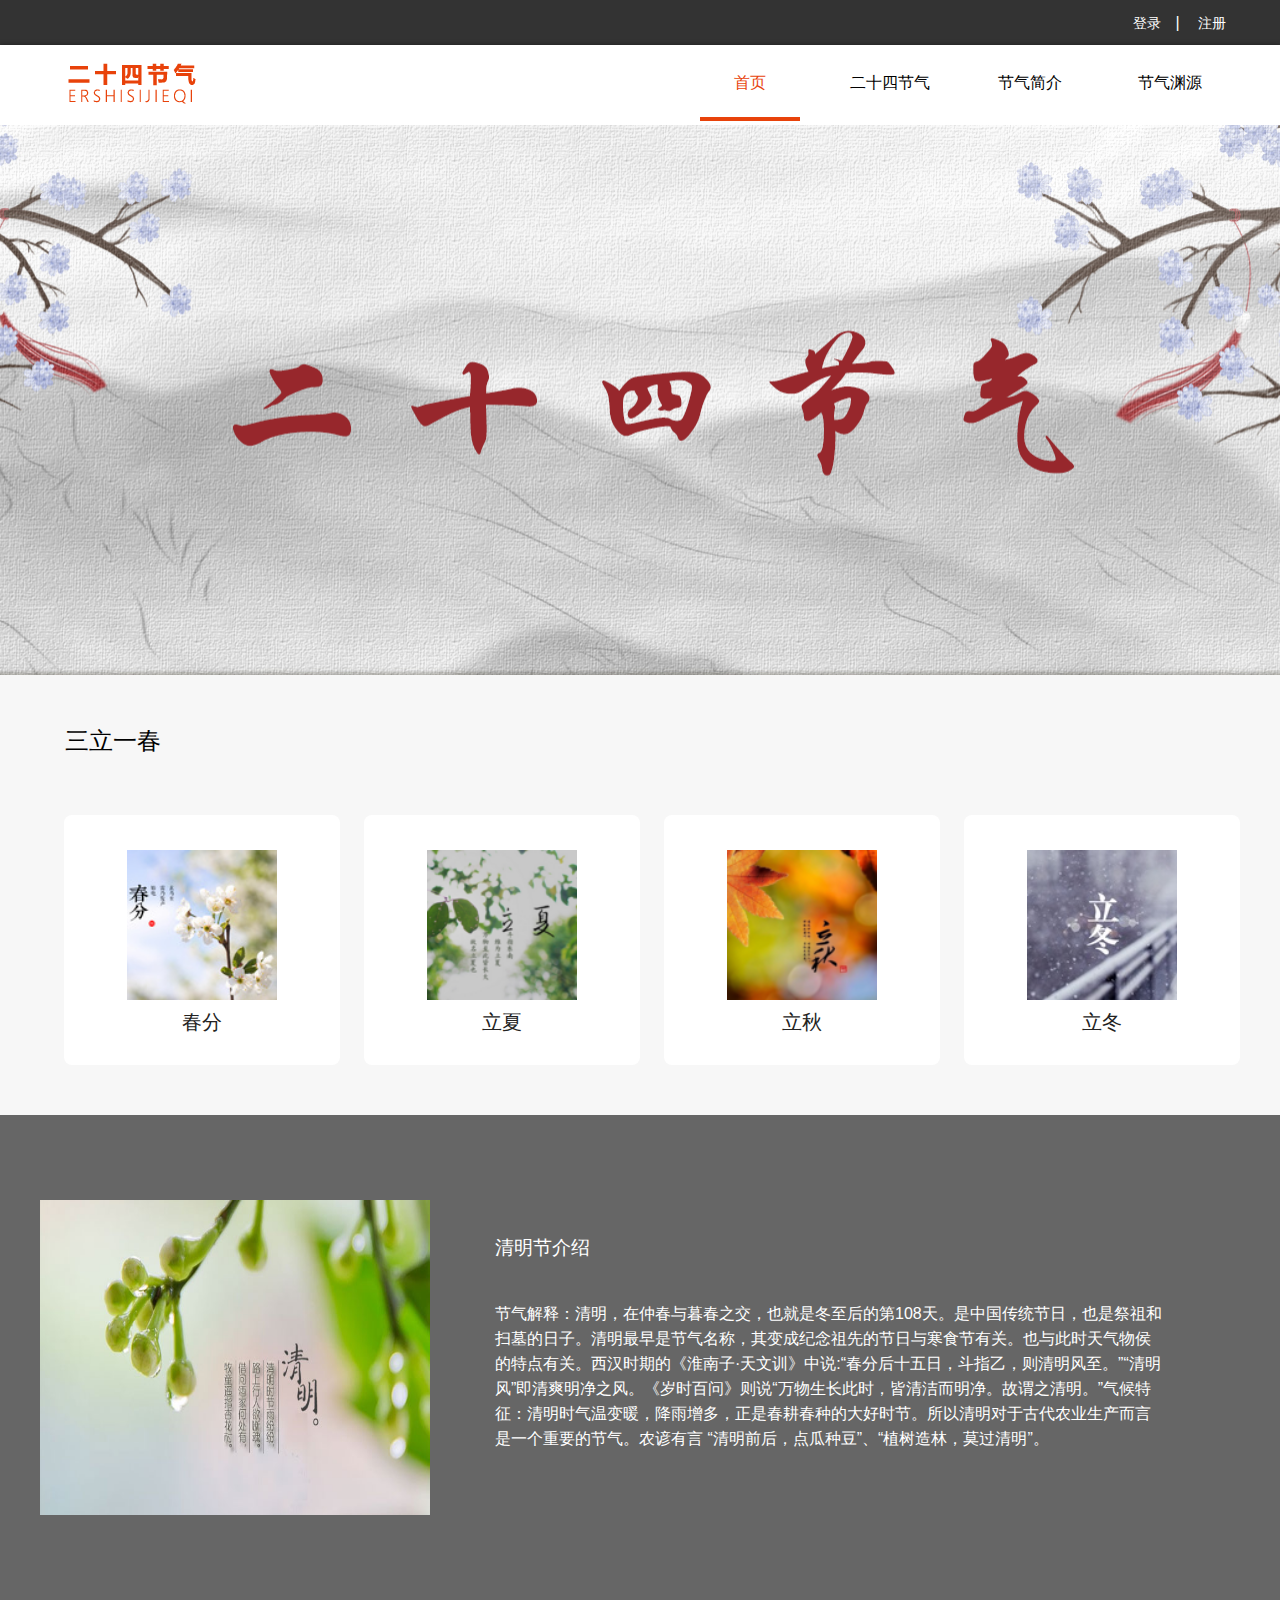
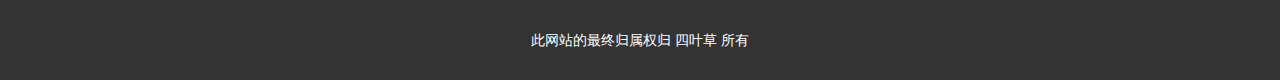
<file: 24节气/index.html>
<!DOCTYPE html>
<html>
	<head>
		<meta charset="UTF-8">
		<link rel="stylesheet" type="text/css" href="css/gonggong.css" />
		<script src="js/index.js" type="text/javascript" charset="UTF-8"></script>
		<title>首页</title>
	<body>
		<!-- 头部区域 -->
		<div class="header">
			<div class="top">
				<div class="w1200">
					<div class="fr">
						<a href="login.html">登录</a>|
						<a href="zhuce.html">注册</a>
					</div>
				</div>
			</div>
			<div class="nav bg-white">
				<div class="w1200">
					<a class="fl" href="index.html"><img src="images/logo.png"></a>
					<div class="fr">
						<ul>
							<li class="act"><a href="index.html">首页</a></li>
							<li><a href="jieqi.html">二十四节气</a></li>
							<li><a href="jianjie.html">节气简介</a></li>
							<li><a href="yuanyuan.html">节气渊源</a></li>
						</ul>
					</div>
				</div>
			</div>
		</div>
		<!-- banner区域 -->
		<div class="banner"></div>
		<!-- 首页内容区域 -->
		<div class="goods-con">
			<div class="w1200">
				<h3>三立一春</h3>
				<div class="goods-item fr">
					<div class="shangpin item bz">
						<a class="fl bz" href="#">
							<img src="images/jieqi4.jpg">
							<div class="ell_1 tc">春分</div>
						</a>
						<a class="fl bz" href="#">
							<img src="images/jieqi7.jpg">
							<div class="ell_1 tc">立夏</div>
						</a>
						<a class="fl bz" href="#">
							<img src="images/jieqi13.jpg">
							<div class="ell_1 tc">立秋</div>
						</a>
						<a class="fl bz" href="#">
							<img src="images/jieqi19.jpg">
							<div class="ell_1 tc">立冬</div>
						</a>
					</div>
				</div>
			</div>
		</div>
		<!-- Start:图文介绍 -->
		<div class="jieshao">
			<div class="jieshao-con w1200">
				<img class="fl" src="images/index2.jpg" id="img"/>
				<div class="jieshao1 fl">
					<h3 class="f26" id="h1">清明节介绍</h3>
					<p class="jieshao1p f14">节气解释：清明，在仲春与暮春之交，也就是冬至后的第108天。是中国传统节日，也是祭祖和扫墓的日子。清明最早是节气名称，其变成纪念祖先的节日与寒食节有关。也与此时天气物侯的特点有关。西汉时期的《淮南子·天文训》中说:“春分后十五日，斗指乙，则清明风至。”“清明风”即清爽明净之风。《岁时百问》则说“万物生长此时，皆清洁而明净。故谓之清明。”气候特征：清明时气温变暖，降雨增多，正是春耕春种的大好时节。所以清明对于古代农业生产而言是一个重要的节气。农谚有言 “清明前后，点瓜种豆”、“植树造林，莫过清明”。</p>
				</div>
			</div>
		</div>
		<!-- End:图文介绍 -->
		<div class="footer tc">此网站的最终归属权归 四叶草 所有</div>
	</body>
</html>
</file>
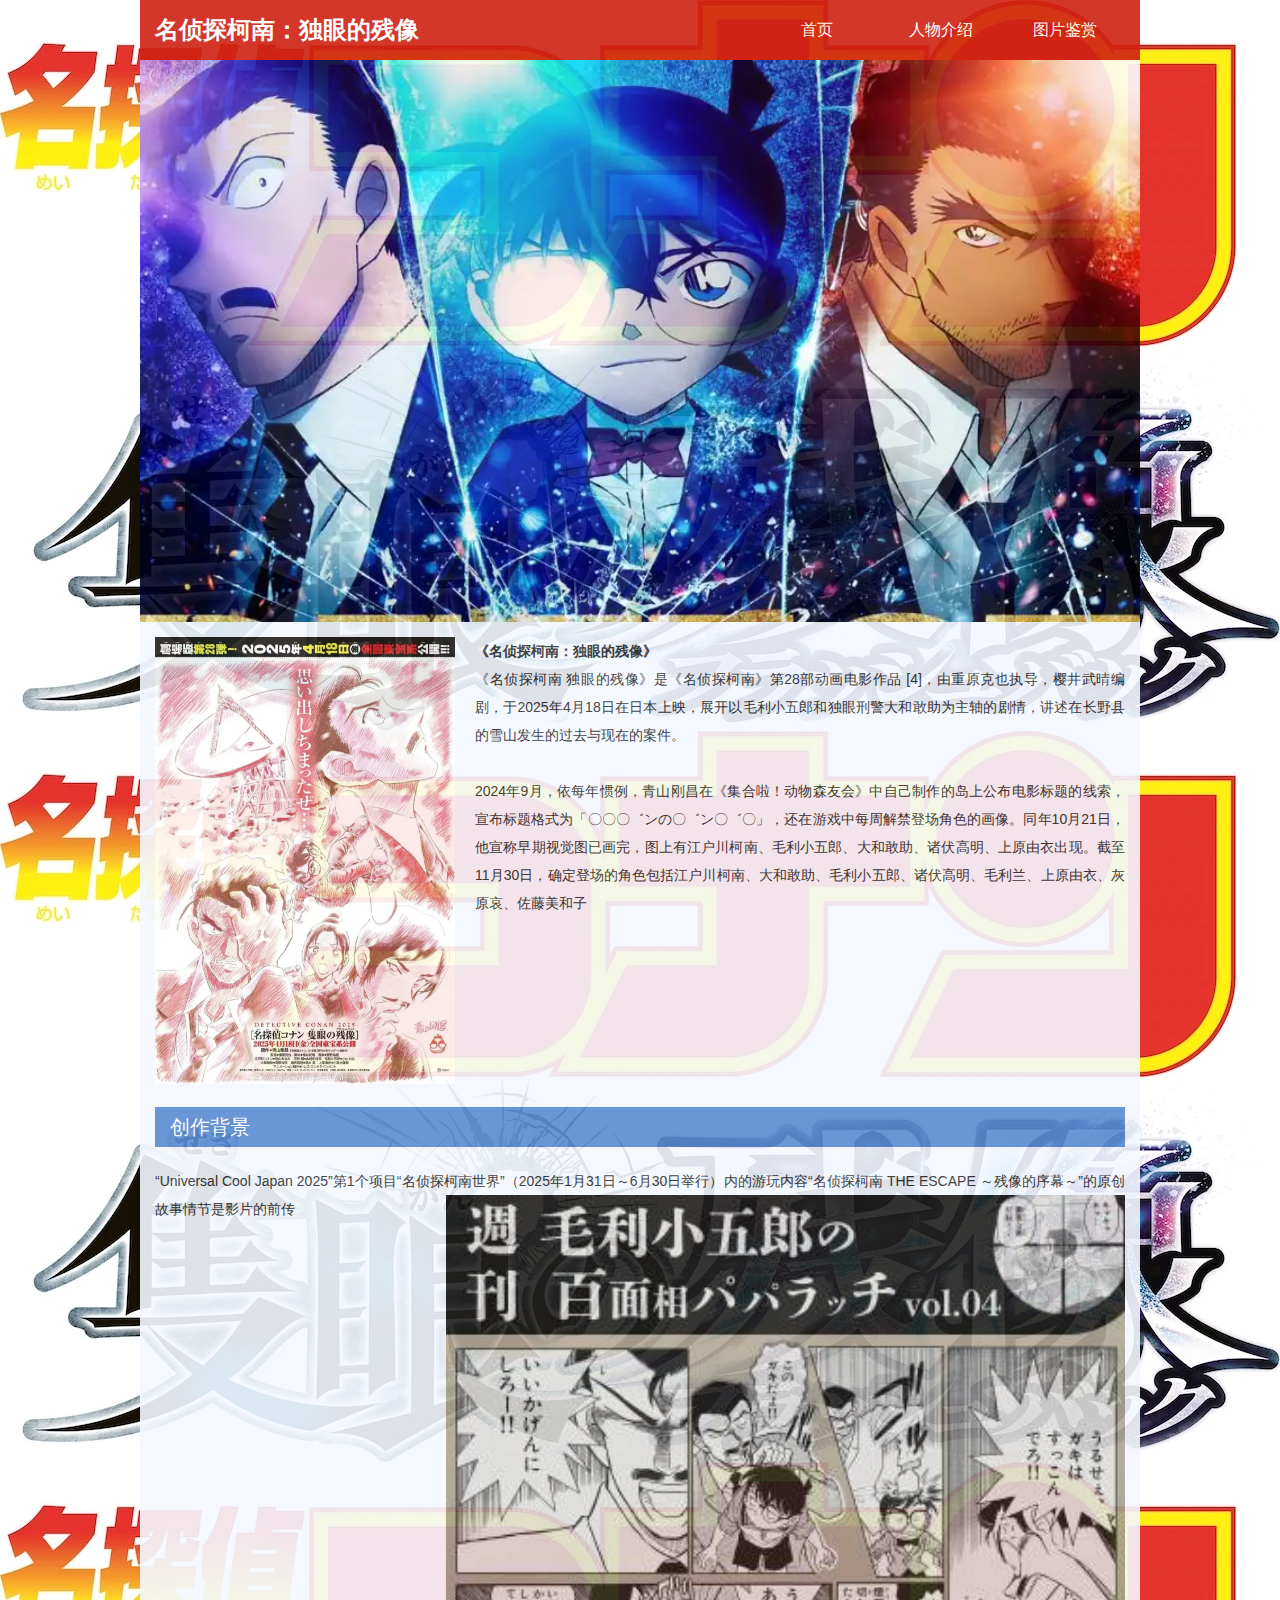
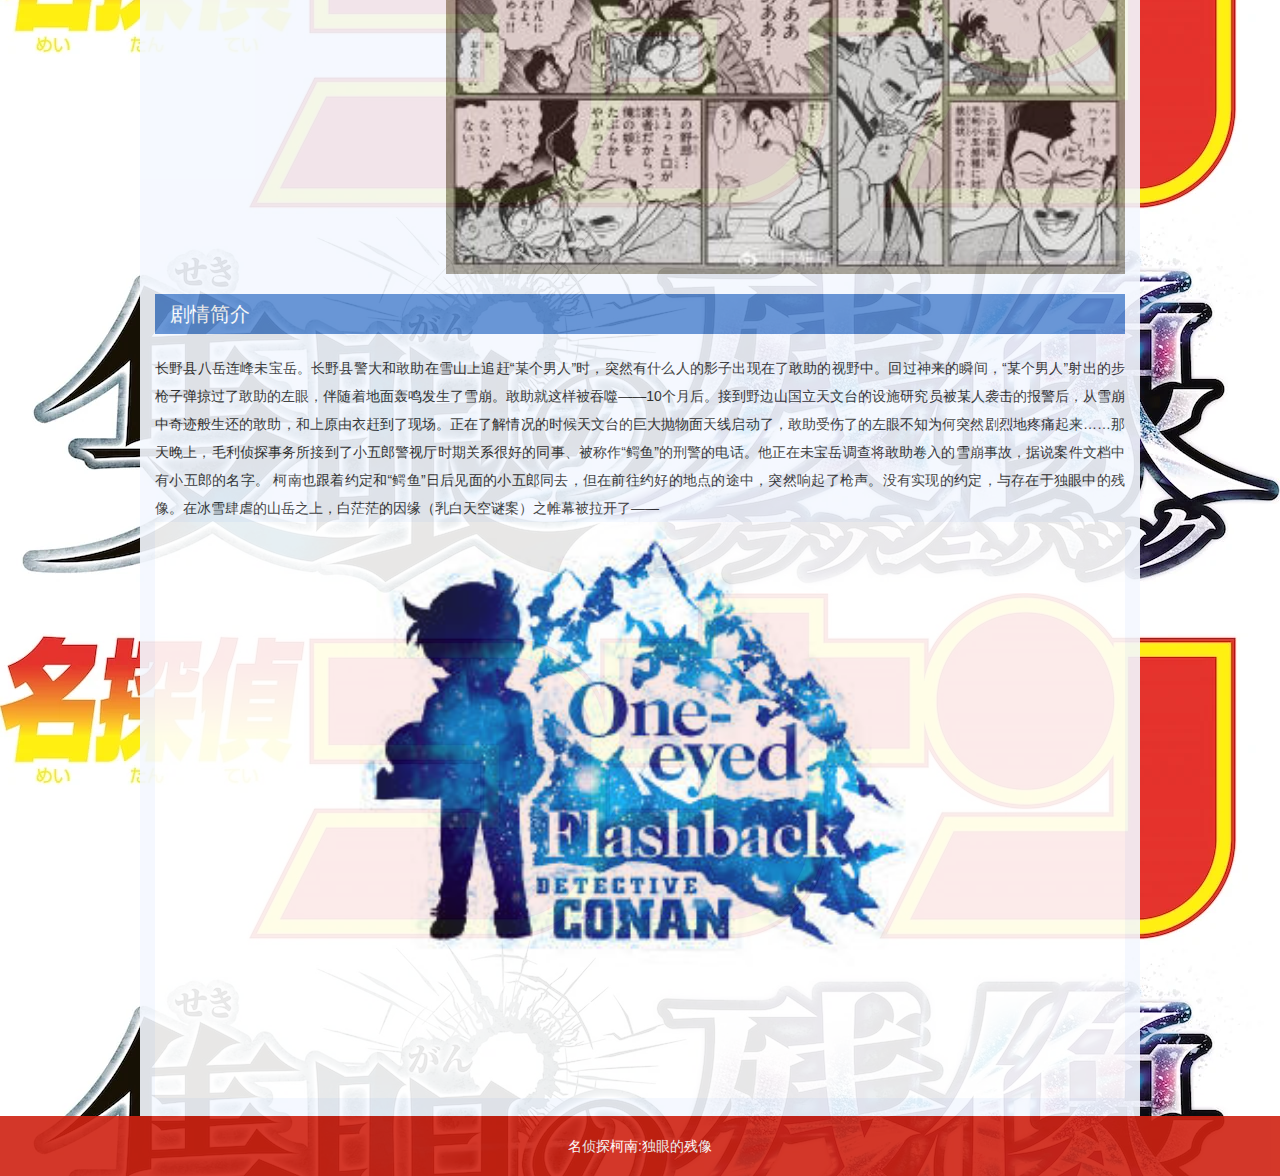
<file: 名侦探柯南：独眼的残像/index.html>
<!DOCTYPE html>
<html>
<head>
<meta charset="utf-8">
<link type="text/css" rel="stylesheet" href="css\css.css" />
<title>名侦探柯南:独眼的残像</title>
</head>

<body>
<body style="background-image: url('background.webp');">
<div class="wrapin"> 
  <!--顶部-->
  <header class="clearfix"> <a href="index.html" class="logo">名侦探柯南：独眼的残像</a>
    <ul class="nav">
      <li><a href="index.html">首页</a></li>
      <li><a href="renwu.html">人物介绍</a></li>
      <li><a href="tupian.html">图片鉴赏</a></li>
    </ul>
  </header>
  <div class="banner"> <img src="img\1.webp"/> </div>
  <div class="in_com">
    <div class="con_top clearfix">
      <div class="pic"><img src="img\72b9f9ecgy1hw3yglvkjxj20tb17o7cw (1).jpg"/></div>
      <div class="text"> <b>《名侦探柯南：独眼的残像》</b> <br>《名侦探柯南 独眼的残像》是《名侦探柯南》第28部动画电影作品 [4]，由重原克也执导，樱井武晴编剧，于2025年4月18日在日本上映，展开以毛利小五郎和独眼刑警大和敢助为主轴的剧情，讲述在长野县的雪山发生的过去与现在的案件。<br>
        <br>
        2024年9月，依每年惯例，青山刚昌在《集合啦！动物森友会》中自己制作的岛上公布电影标题的线索，宣布标题格式为「〇〇〇゛ンの〇゛ン〇゛〇」，还在游戏中每周解禁登场角色的画像。同年10月21日，他宣称早期视觉图已画完，图上有江户川柯南、毛利小五郎、大和敢助、诸伏高明、上原由衣出现。截至11月30日，确定登场的角色包括江户川柯南、大和敢助、毛利小五郎、诸伏高明、毛利兰、上原由衣、灰原哀、佐藤美和子
        <br>
      </div>
    </div>
    <div class="title">
      <h2>创作背景</h2>
    </div>
    <div class="text_a clearfix"> 
      “Universal Cool Japan 2025”第1个项目“名侦探柯南世界”（2025年1月31日～6月30日举行）内的游玩内容“名侦探柯南 THE ESCAPE ～残像的序幕～”的原创故事情节是影片的前传<img class="rt" src="img\007SxUSWgy1hxj8z51j11j31no1nohdt.jpg" width="70%"/></div>
    <div class="title">
      <h2>剧情简介</h2>
    </div>
    <div class="text_a clearfix"> 长野县八岳连峰未宝岳。长野县警大和敢助在雪山上追赶“某个男人”时，突然有什么人的影子出现在了敢助的视野中。回过神来的瞬间，“某个男人”射出的步枪子弹掠过了敢助的左眼，伴随着地面轰鸣发生了雪崩。敢助就这样被吞噬——10个月后。接到野边山国立天文台的设施研究员被某人袭击的报警后，从雪崩中奇迹般生还的敢助，和上原由衣赶到了现场。正在了解情况的时候天文台的巨大抛物面天线启动了，敢助受伤了的左眼不知为何突然剧烈地疼痛起来……那天晚上，毛利侦探事务所接到了小五郎警视厅时期关系很好的同事、被称作“鳄鱼”的刑警的电话。他正在未宝岳调查将敢助卷入的雪崩事故，据说案件文档中有小五郎的名字。
柯南也跟着约定和“鳄鱼”日后见面的小五郎同去，但在前往约好的地点的途中，突然响起了枪声。没有实现的约定，与存在于独眼中的残像。在冰雪肆虐的山岳之上，白茫茫的因缘（乳白天空谜案）之帷幕被拉开了——</div>
      <img  width="100%" src="img\83cf81d4ly1hw85yer24fj20xw0k40wp.jpg"/> </div>
    </div>
  <footer>
    <P>名侦探柯南:独眼的残像</P>
  </footer>
</div>
</body>
</html>
</file>
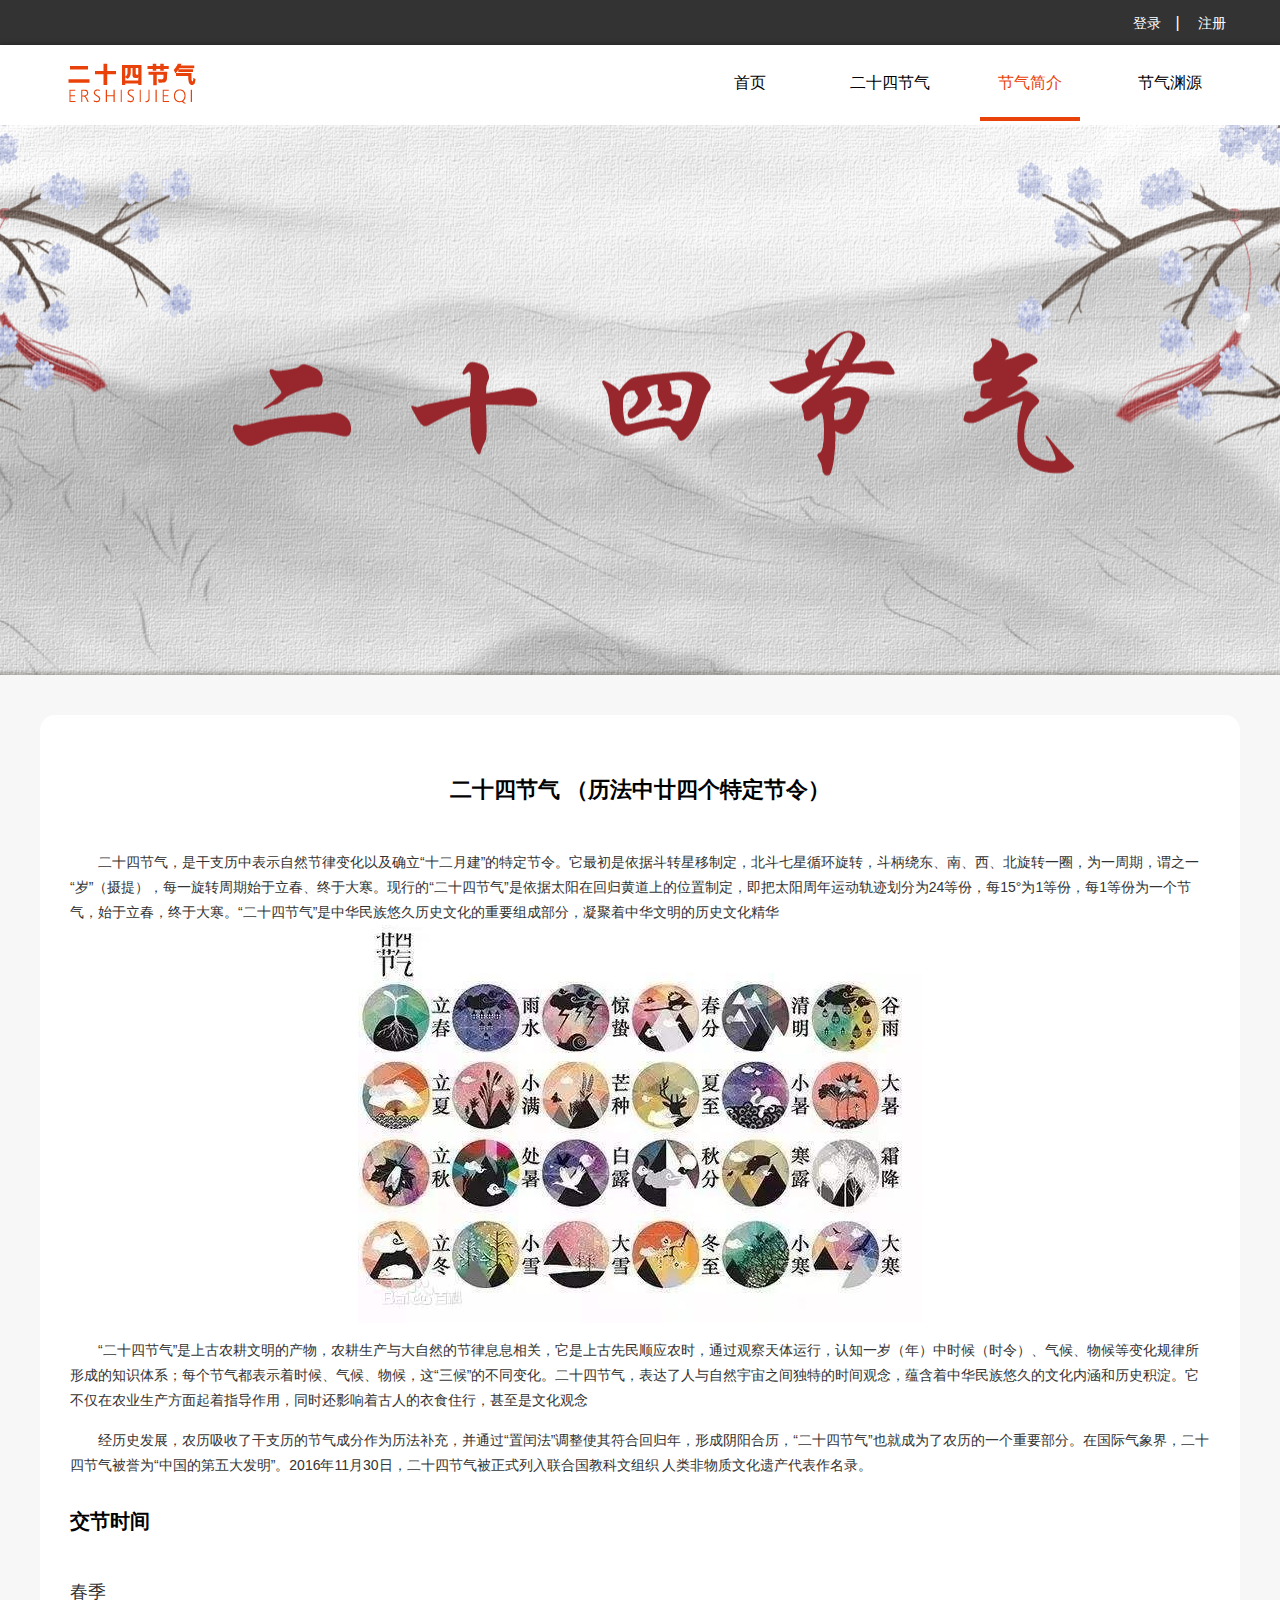
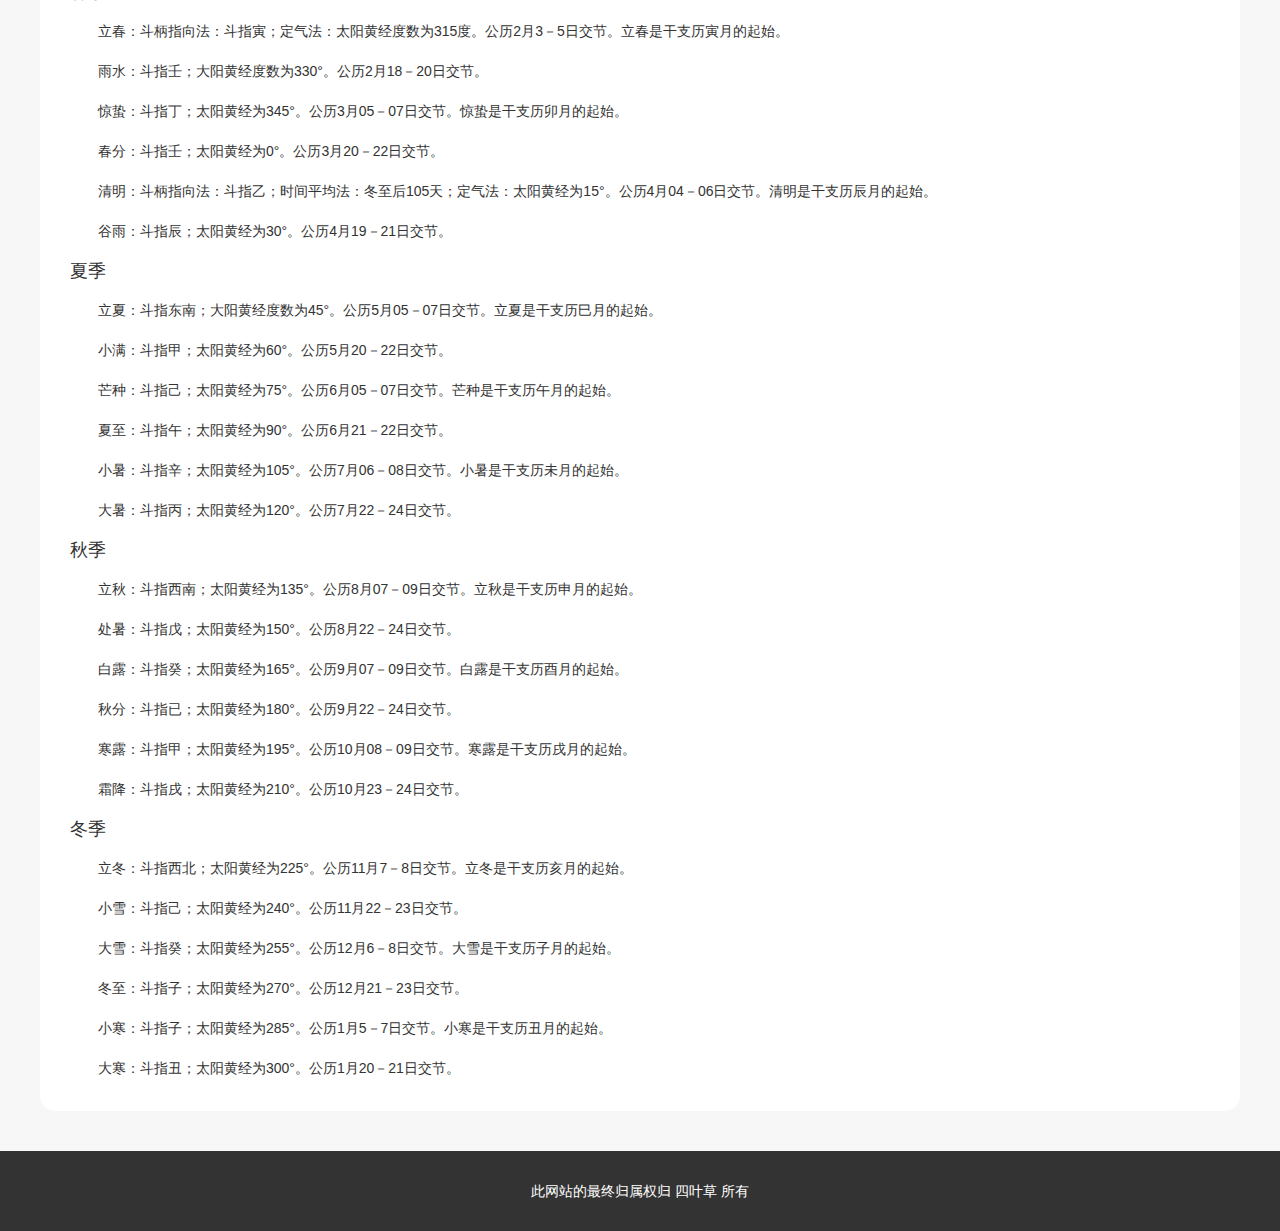
<file: 24节气/jianjie.html>
<!DOCTYPE html>
<html>
	<head>
		<meta charset="UTF-8">
		<link rel="stylesheet" type="text/css" href="css/gonggong.css" />
		<title>节气简介</title>
	<body>
		<!-- 头部区域 -->
		<div class="header">
			<div class="top">
				<div class="w1200">
					<div class="fr">
						<a href="login.html">登录</a>|
						<a href="zhuce.html">注册</a>
					</div>
				</div>
			</div>
			<div class="nav bg-white">
				<div class="w1200">
					<a class="fl" href="index.html"><img src="images/logo.png"></a>
					<div class="fr">
						<ul>
							<li><a href="index.html">首页</a></li>
							<li><a href="jieqi.html">二十四节气</a></li>
							<li class="act"><a href="jianjie.html">节气简介</a></li>
							<li><a href="yuanyuan.html">节气渊源</a></li>
						</ul>
					</div>
				</div>
			</div>
		</div>
		<!-- banner区域 -->
		<div class="banner"></div>
		<!-- 内容区域 -->
		<div class="jianjie-con">
			<div class="w1200">
				<h3 class="tc">二十四节气 （历法中廿四个特定节令）</h3>
				<p>二十四节气，是干支历中表示自然节律变化以及确立“十二月建”的特定节令。它最初是依据斗转星移制定，北斗七星循环旋转，斗柄绕东、南、西、北旋转一圈，为一周期，谓之一“岁”（摄提），每一旋转周期始于立春、终于大寒。现行的“二十四节气”是依据太阳在回归黄道上的位置制定，即把太阳周年运动轨迹划分为24等份，每15°为1等份，每1等份为一个节气，始于立春，终于大寒。“二十四节气”是中华民族悠久历史文化的重要组成部分，凝聚着中华文明的历史文化精华</p>
				<img src="images/jianjie.jpg" style="margin: 0 auto;display: block;max-width: 1000px;"/>
				<p>“二十四节气”是上古农耕文明的产物，农耕生产与大自然的节律息息相关，它是上古先民顺应农时，通过观察天体运行，认知一岁（年）中时候（时令）、气候、物候等变化规律所形成的知识体系；每个节气都表示着时候、气候、物候，这“三候”的不同变化。二十四节气，表达了人与自然宇宙之间独特的时间观念，蕴含着中华民族悠久的文化内涵和历史积淀。它不仅在农业生产方面起着指导作用，同时还影响着古人的衣食住行，甚至是文化观念</p>
				<p>经历史发展，农历吸收了干支历的节气成分作为历法补充，并通过“置闰法”调整使其符合回归年，形成阴阳合历，“二十四节气”也就成为了农历的一个重要部分。在国际气象界，二十四节气被誉为“中国的第五大发明”。2016年11月30日，二十四节气被正式列入联合国教科文组织 人类非物质文化遗产代表作名录。</p>
				<h4>交节时间</h4>
				<span>春季</span>
				<p>立春：斗柄指向法：斗指寅；定气法：太阳黄经度数为315度。公历2月3－5日交节。立春是干支历寅月的起始。</p>
				<p>雨水：斗指壬；大阳黄经度数为330°。公历2月18－20日交节。</p>
				<p>惊蛰：斗指丁；太阳黄经为345°。公历3月05－07日交节。惊蛰是干支历卯月的起始。</p>
				<p>春分：斗指壬；太阳黄经为0°。公历3月20－22日交节。</p>
				<p>清明：斗柄指向法：斗指乙；时间平均法：冬至后105天；定气法：太阳黄经为15°。公历4月04－06日交节。清明是干支历辰月的起始。</p>
				<p>谷雨：斗指辰；太阳黄经为30°。公历4月19－21日交节。</p>
				<span>夏季</span>
				<p>立夏：斗指东南；大阳黄经度数为45°。公历5月05－07日交节。立夏是干支历巳月的起始。</p>
				<p>小满：斗指甲；太阳黄经为60°。公历5月20－22日交节。</p>
				<p>芒种：斗指己；太阳黄经为75°。公历6月05－07日交节。芒种是干支历午月的起始。</p>
				<p>夏至：斗指午；太阳黄经为90°。公历6月21－22日交节。</p>
				<p>小暑：斗指辛；太阳黄经为105°。公历7月06－08日交节。小暑是干支历未月的起始。</p>
				<p>大暑：斗指丙；太阳黄经为120°。公历7月22－24日交节。</p>
				<span>秋季</span>
				<p>立秋：斗指西南；太阳黄经为135°。公历8月07－09日交节。立秋是干支历申月的起始。</p>
				<p>处暑：斗指戊；太阳黄经为150°。公历8月22－24日交节。</p>
				<p>白露：斗指癸；太阳黄经为165°。公历9月07－09日交节。白露是干支历酉月的起始。</p>
				<p>秋分：斗指已；太阳黄经为180°。公历9月22－24日交节。</p>
				<p>寒露：斗指甲；太阳黄经为195°。公历10月08－09日交节。寒露是干支历戌月的起始。</p>
				<p>霜降：斗指戌；太阳黄经为210°。公历10月23－24日交节。</p>
				<span>冬季</span>
				<p>立冬：斗指西北；太阳黄经为225°。公历11月7－8日交节。立冬是干支历亥月的起始。</p>
				<p>小雪：斗指己；太阳黄经为240°。公历11月22－23日交节。</p>
				<p>大雪：斗指癸；太阳黄经为255°。公历12月6－8日交节。大雪是干支历子月的起始。</p>
				<p>冬至：斗指子；太阳黄经为270°。公历12月21－23日交节。</p>
				<p>小寒：斗指子；太阳黄经为285°。公历1月5－7日交节。小寒是干支历丑月的起始。</p>
				<p>大寒：斗指丑；太阳黄经为300°。公历1月20－21日交节。</p>
			</div>
		</div>	
		<div class="footer tc">此网站的最终归属权归 四叶草 所有</div>
	</body>
</html>
</file>
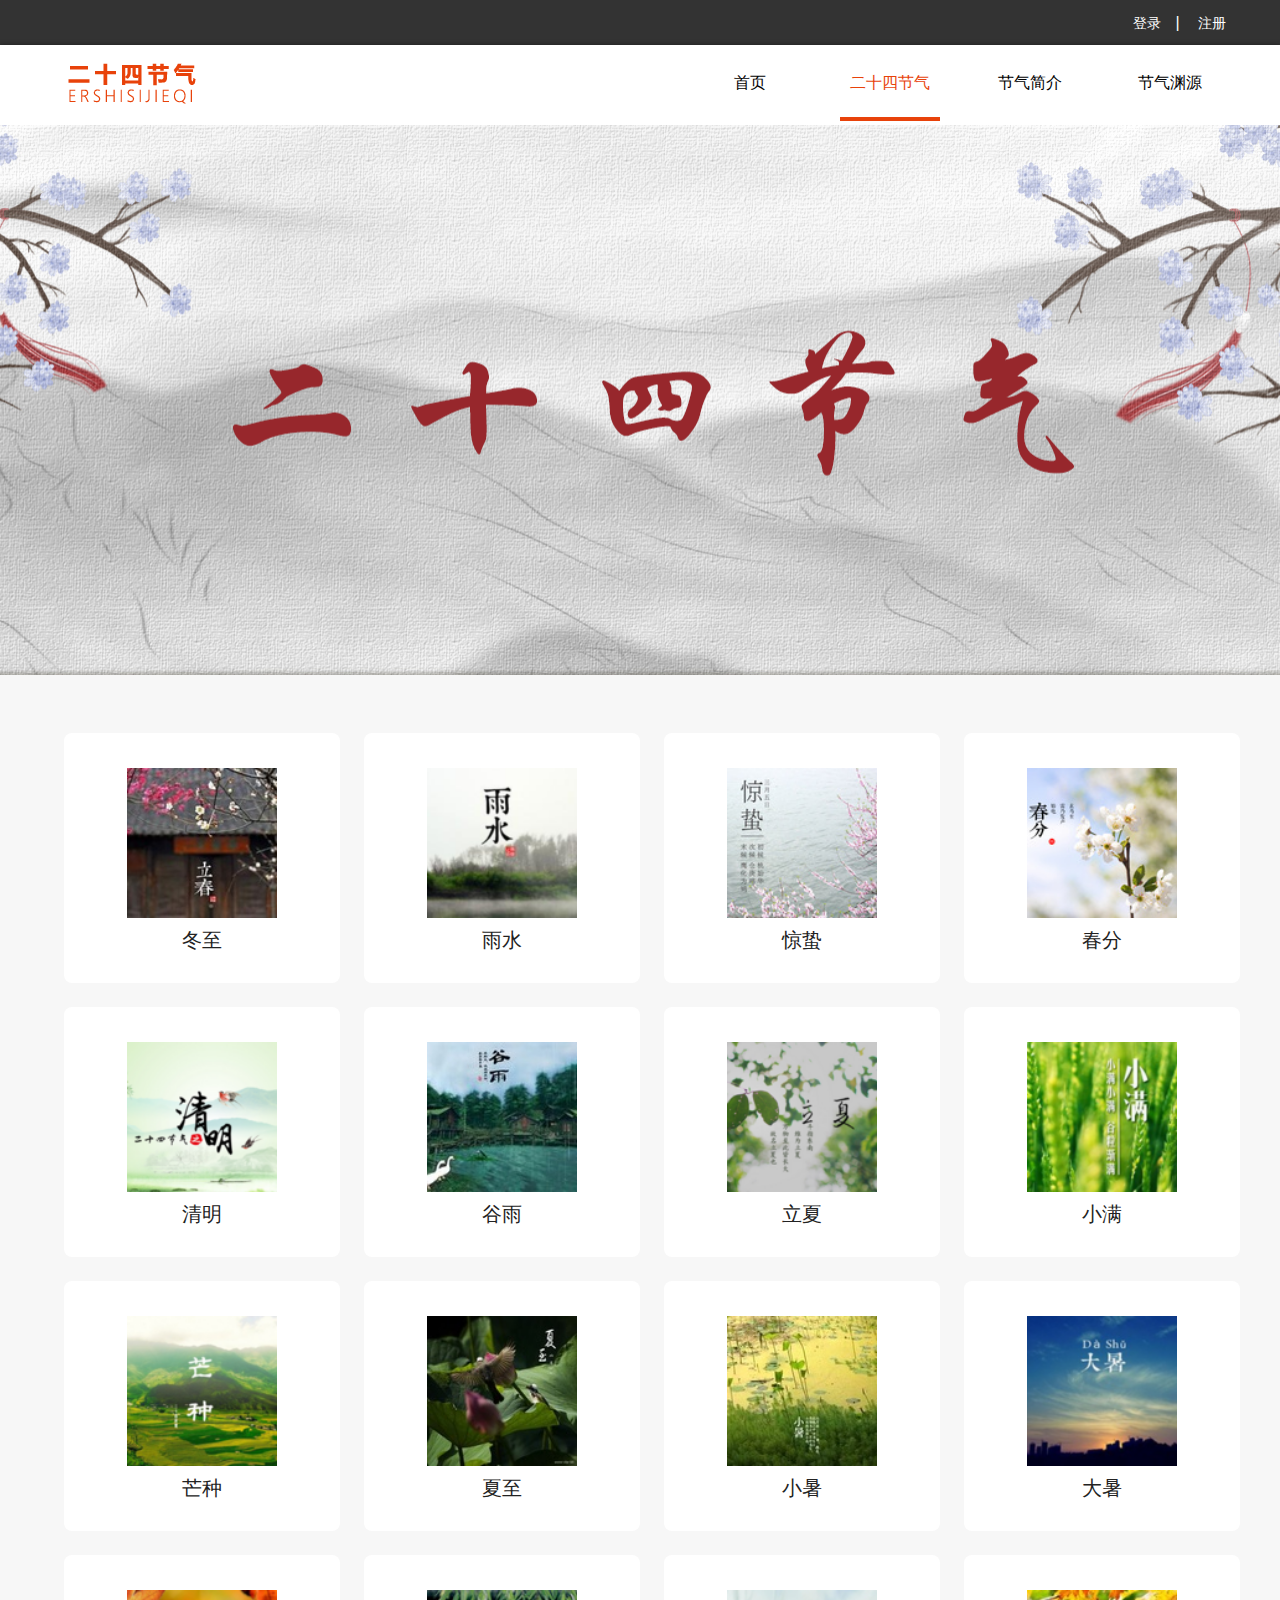
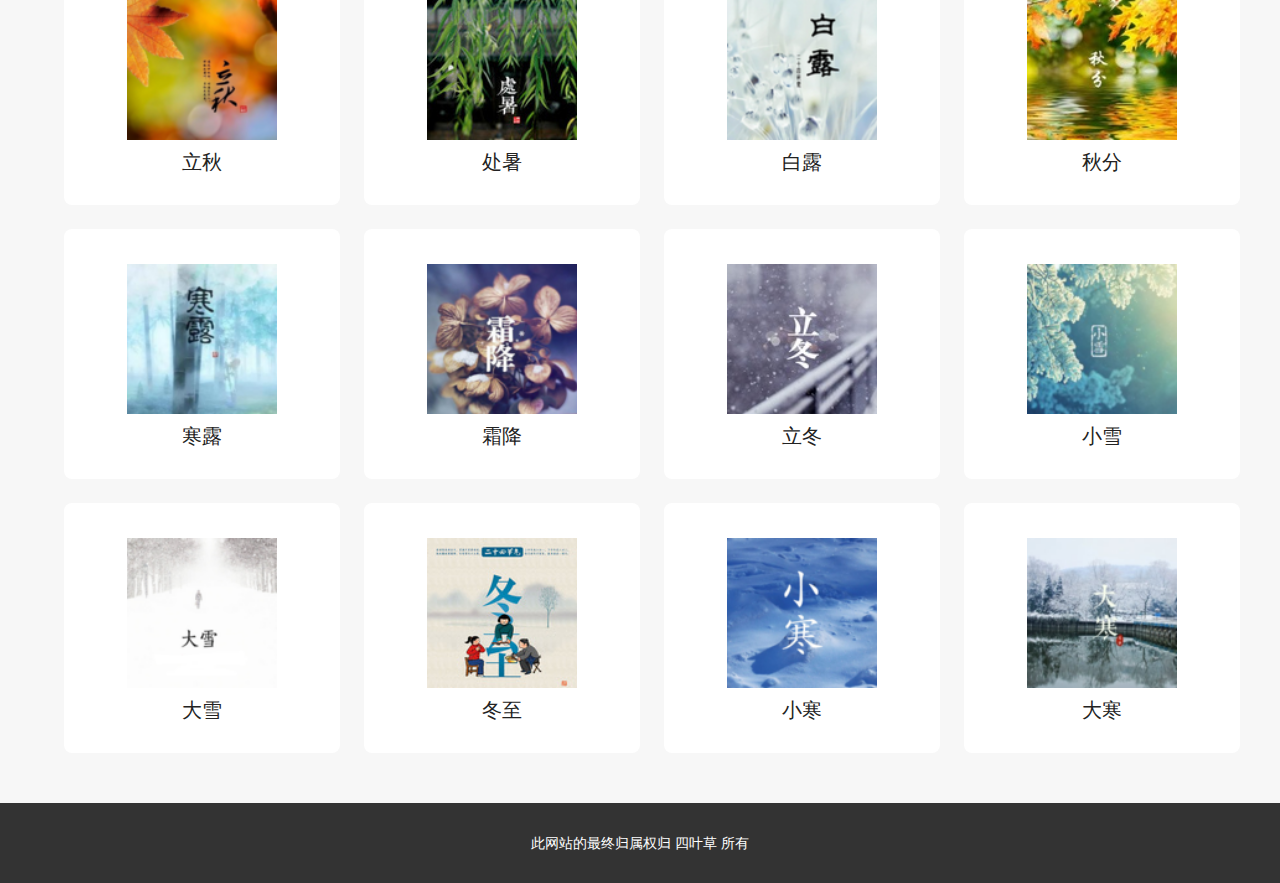
<file: 24节气/jieqi.html>
<!DOCTYPE html>
<html>
	<head>
		<meta charset="UTF-8">
		<link rel="stylesheet" type="text/css" href="css/gonggong.css" />
		<title>首页</title>
	<body>
		<!-- 头部区域 -->
		<div class="header">
			<div class="top">
				<div class="w1200">
					<div class="fr">
						<a href="login.html">登录</a>|
						<a href="zhuce.html">注册</a>
					</div>
				</div>
			</div>
			<div class="nav bg-white">
				<div class="w1200">
					<a class="fl" href="index.html"><img src="images/logo.png"></a>
					<div class="fr">
						<ul>
							<li><a href="index.html">首页</a></li>
							<li class="act"><a href="jieqi.html">二十四节气</a></li>
							<li><a href="jianjie.html">节气简介</a></li>
							<li><a href="yuanyuan.html">节气渊源</a></li>
						</ul>
					</div>
				</div>
			</div>
		</div>
		<!-- banner区域 -->
		<div class="banner"></div>
		
		<!-- 内容区域 -->
		<div class="goods-con">
			<div class="w1200">
				<div class="goods-item fr">
					<div class="shangpin item bz">
						<a class="fl bz" href="#">
							<img src="images/jieqi1.jpg">
							<div class="ell_1 tc">冬至</div>
						</a>
						<a class="fl bz" href="#">
							<img src="images/jieqi2.jpg">
							<div class="ell_1 tc">雨水</div>
						</a>
						<a class="fl bz" href="#">
							<img src="images/jieqi3.jpg">
							<div class="ell_1 tc">惊蛰</div>
						</a>
						<a class="fl bz" href="#">
							<img src="images/jieqi4.jpg">
							<div class="ell_1 tc">春分</div>
						</a>
						<a class="fl bz" href="#">
							<img src="images/jieqi5.jpg">
							<div class="ell_1 tc">清明</div>
						</a>
						<a class="fl bz" href="#">
							<img src="images/jieqi6.jpg">
							<div class="ell_1 tc">谷雨</div>
						</a>
						<a class="fl bz" href="#">
							<img src="images/jieqi7.jpg">
							<div class="ell_1 tc">立夏</div>
						</a>
						<a class="fl bz" href="#">
							<img src="images/jieqi8.jpg">
							<div class="ell_1 tc">小满</div>
						</a>
						<a class="fl bz" href="#">
							<img src="images/jieqi9.jpg">
							<div class="ell_1 tc">芒种</div>
						</a>
						<a class="fl bz" href="#">
							<img src="images/jieqi10.jpg">
							<div class="ell_1 tc">夏至</div>
						</a>
						<a class="fl bz" href="#">
							<img src="images/jieqi11.jpg">
							<div class="ell_1 tc">小暑</div>
						</a>
						<a class="fl bz" href="#">
							<img src="images/jieqi12.jpg">
							<div class="ell_1 tc">大暑</div>
						</a>
						<a class="fl bz" href="#">
							<img src="images/jieqi13.jpg">
							<div class="ell_1 tc">立秋</div>
						</a>
						<a class="fl bz" href="#">
							<img src="images/jieqi14.jpg">
							<div class="ell_1 tc">处暑</div>
						</a>
						<a class="fl bz" href="#">
							<img src="images/jieqi15.jpg">
							<div class="ell_1 tc">白露</div>
						</a>
						<a class="fl bz" href="#">
							<img src="images/jieqi16.jpg">
							<div class="ell_1 tc">秋分</div>
						</a>
						<a class="fl bz" href="#">
							<img src="images/jieqi17.jpg">
							<div class="ell_1 tc">寒露</div>
						</a>
						<a class="fl bz" href="#">
							<img src="images/jieqi18.jpg">
							<div class="ell_1 tc">霜降</div>
						</a>
						<a class="fl bz" href="#">
							<img src="images/jieqi19.jpg">
							<div class="ell_1 tc">立冬</div>
						</a>
						<a class="fl bz" href="#">
							<img src="images/jieqi20.jpg">
							<div class="ell_1 tc">小雪</div>
						</a>
						<a class="fl bz" href="#">
							<img src="images/jieqi21.jpg">
							<div class="ell_1 tc">大雪</div>
						</a>
						<a class="fl bz" href="#">
							<img src="images/jieqi22.jpg">
							<div class="ell_1 tc">冬至</div>
						</a>
						<a class="fl bz" href="#">
							<img src="images/jieqi23.jpg">
							<div class="ell_1 tc">小寒</div>
						</a>
						<a class="fl bz" href="#">
							<img src="images/jieqi24.jpg">
							<div class="ell_1 tc">大寒</div>
						</a>
					</div>
				</div>
			</div>
		</div>
		<!-- 底部内容 -->
		<div class="footer tc">此网站的最终归属权归 四叶草 所有</div>
	</body>
</html>
</file>
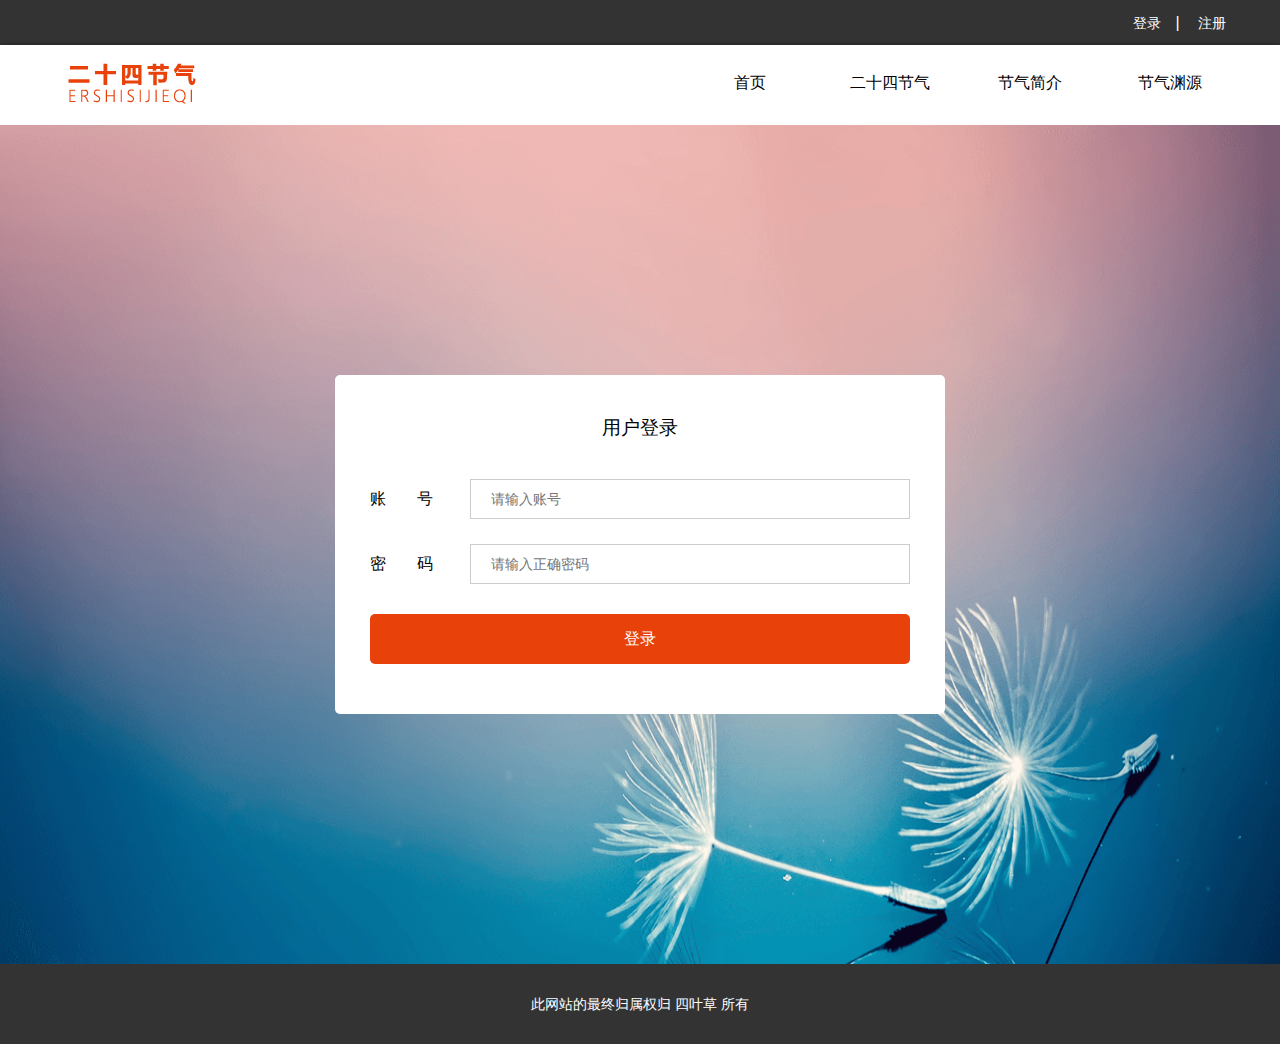
<file: 24节气/login.html>
<!DOCTYPE html>
<html>
	<head>
		<meta charset="UTF-8">
		<link rel="stylesheet" type="text/css" href="css/gonggong.css" />
		<script src="js/index.js" type="text/javascript" charset="UTF-8"></script>
		<title>登录</title>
	<body>
		<!-- 头部区域 -->
		<div class="header">
			<div class="top">
				<div class="w1200">
					<div class="fr">
						<a href="login.html">登录</a>|
						<a href="zhuce.html">注册</a>
					</div>
				</div>
			</div>
			<div class="nav bg-white">
				<div class="w1200">
					<a class="fl" href="index.html"><img src="images/logo.png"></a>
					<div class="fr">
						<ul>
							<li><a href="index.html">首页</a></li>
							<li><a href="jieqi.html">二十四节气</a></li>
							<li><a href="jianjie.html">节气简介</a></li>
							<li><a href="yuanyuan.html">节气渊源</a></li>
						</ul>
					</div>
				</div>
			</div>
		</div>		
		<!-- Start:登录样式 -->
		<div class="register-con bz">
			<div class="w1200 bz">
				<div class="register-neirong bz">
					<h3 class="tc">用户登录</h3>
					<form name="form1" target="_blank" id="form1" onSubmit="return check_login()">
						<div class="shoujihao">
							<p class="fl f16 color-gray">账&nbsp;&nbsp;&nbsp;&nbsp;&nbsp;&nbsp;&nbsp;号</p>
							<input class="fr bz" name="iphone" type="text" maxlength="11" placeholder="请输入账号" />
						</div>
						<div class="shoujihao" style="margin-top: 25px !important;">
							<p class="fl f16 color-gray">密&nbsp;&nbsp;&nbsp;&nbsp;&nbsp;&nbsp;&nbsp;码</p>
							<input class="fr bz" name="password" type="password" placeholder="请输入正确密码" />
						</div>
						<button type="submit" class="zhuce">登录</button>
					</form>
				</div>
			</div>
		</div>
		<!-- End:登录样式 -->
		
		<div class="footer tc">此网站的最终归属权归 四叶草 所有</div>
	</body>
</html>
</file>
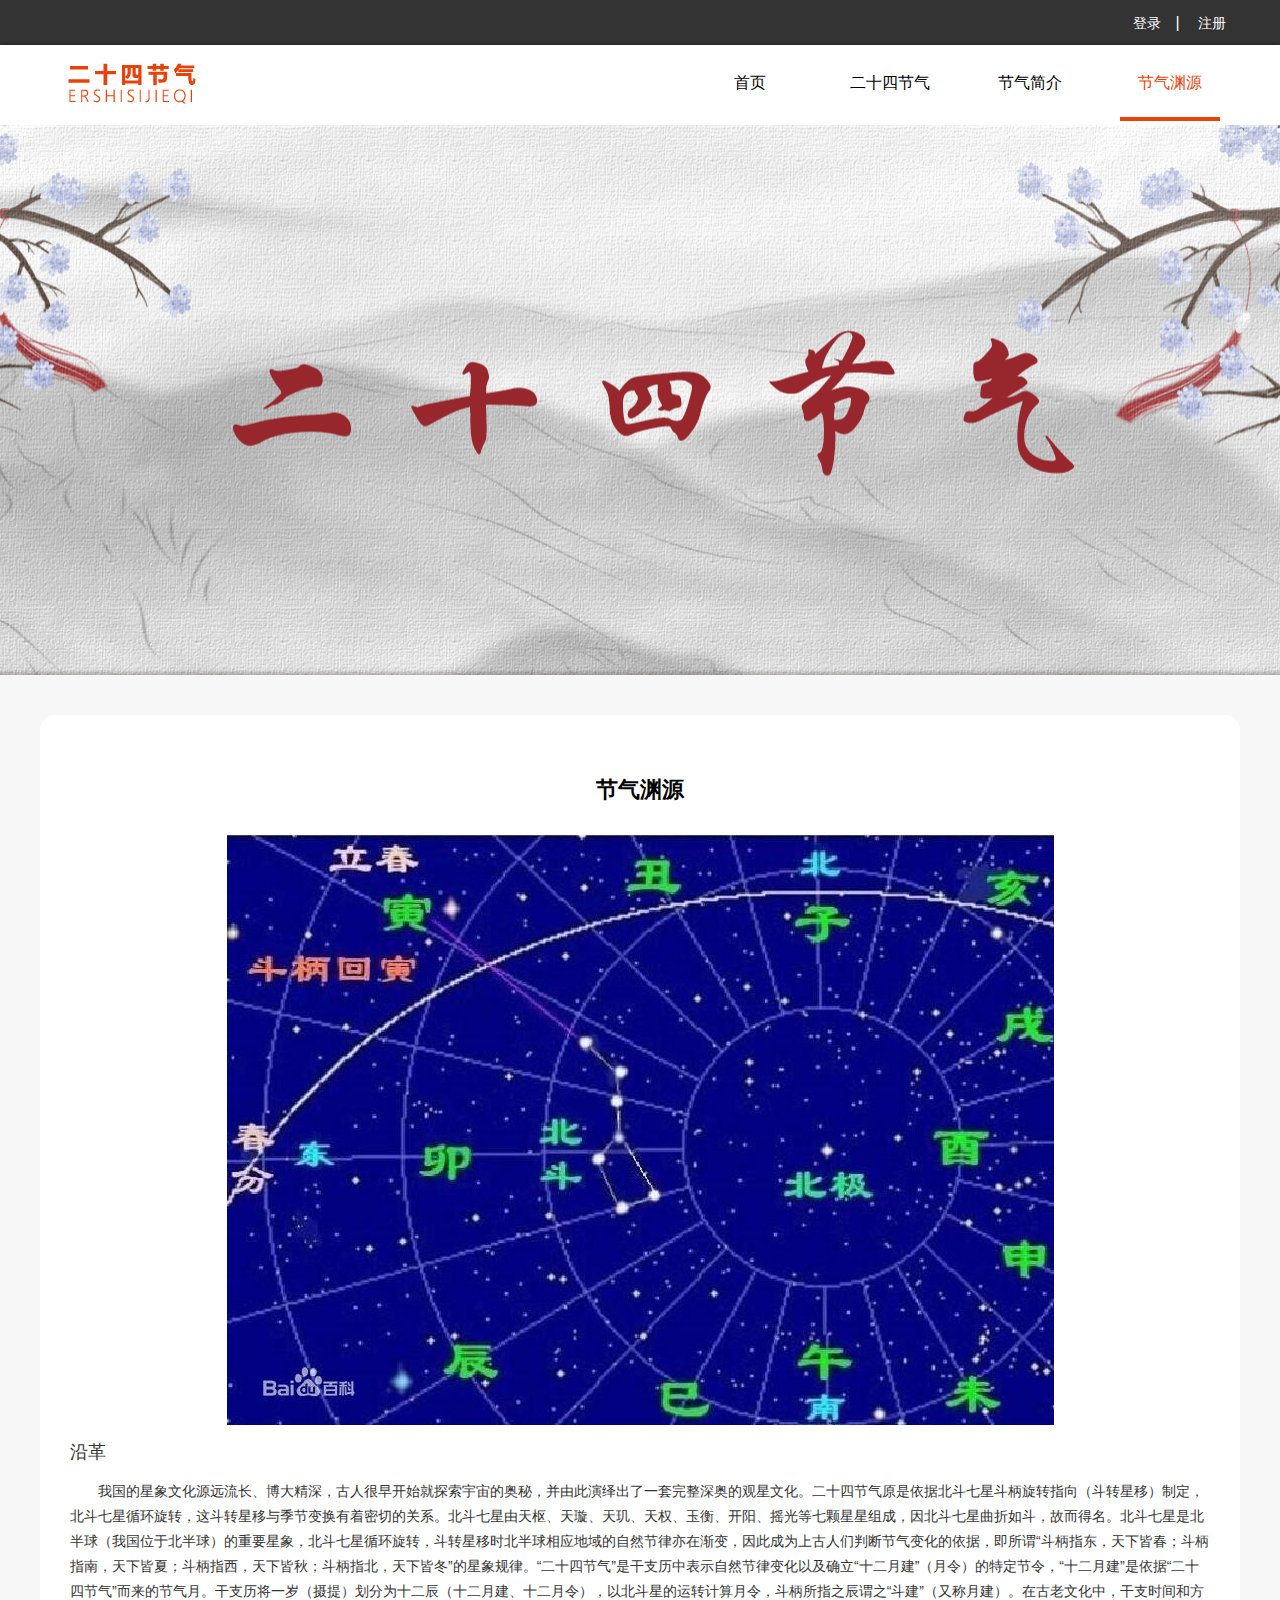
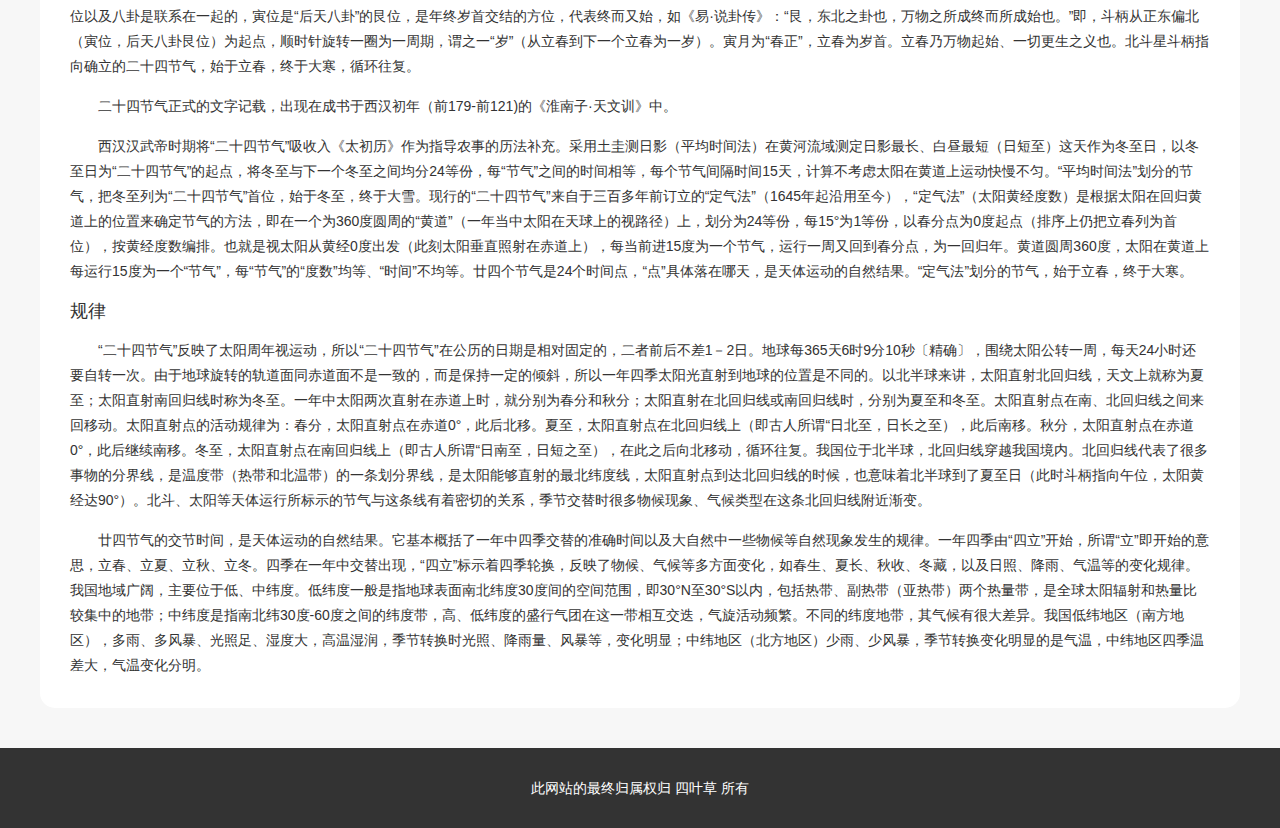
<file: 24节气/yuanyuan.html>
<!DOCTYPE html>
<html>
	<head>
		<meta charset="UTF-8">
		<link rel="stylesheet" type="text/css" href="css/gonggong.css" />
		<title>节气渊源</title>
	<body>
		<!-- 头部区域 -->
		<div class="header">
			<div class="top">
				<div class="w1200">
					<div class="fr">
						<a href="login.html">登录</a>|
						<a href="zhuce.html">注册</a>
					</div>
				</div>
			</div>
			<div class="nav bg-white">
				<div class="w1200">
					<a class="fl" href="index.html"><img src="images/logo.png"></a>
					<div class="fr">
						<ul>
							<li><a href="index.html">首页</a></li>
							<li><a href="jieqi.html">二十四节气</a></li>
							<li><a href="jianjie.html">节气简介</a></li>
							<li class="act"><a href="yuanyuan.html">节气渊源</a></li>
						</ul>
					</div>
				</div>
			</div>
		</div>
		<!-- banner区域 -->
		<div class="banner"></div>
		<!-- 内容区域 -->
		<div class="jianjie-con">
			<div class="w1200">
				<h3 class="tc">节气渊源</h3>
				<img src="images/yuanyuan.jpg" style="margin: 0 auto;display: block;max-width: 1000px;"/>
				<span>沿革</span>
				<p>我国的星象文化源远流长、博大精深，古人很早开始就探索宇宙的奥秘，并由此演绎出了一套完整深奥的观星文化。二十四节气原是依据北斗七星斗柄旋转指向（斗转星移）制定，北斗七星循环旋转，这斗转星移与季节变换有着密切的关系。北斗七星由天枢、天璇、天玑、天权、玉衡、开阳、摇光等七颗星星组成，因北斗七星曲折如斗，故而得名。北斗七星是北半球（我国位于北半球）的重要星象，北斗七星循环旋转，斗转星移时北半球相应地域的自然节律亦在渐变，因此成为上古人们判断节气变化的依据，即所谓“斗柄指东，天下皆春；斗柄指南，天下皆夏；斗柄指西，天下皆秋；斗柄指北，天下皆冬”的星象规律。“二十四节气”是干支历中表示自然节律变化以及确立“十二月建”（月令）的特定节令，“十二月建”是依据“二十四节气”而来的节气月。干支历将一岁（摄提）划分为十二辰（十二月建、十二月令），以北斗星的运转计算月令，斗柄所指之辰谓之“斗建”（又称月建）。在古老文化中，干支时间和方位以及八卦是联系在一起的，寅位是“后天八卦”的艮位，是年终岁首交结的方位，代表终而又始，如《易·说卦传》：“艮，东北之卦也，万物之所成终而所成始也。”即，斗柄从正东偏北（寅位，后天八卦艮位）为起点，顺时针旋转一圈为一周期，谓之一“岁”（从立春到下一个立春为一岁）。寅月为“春正”，立春为岁首。立春乃万物起始、一切更生之义也。北斗星斗柄指向确立的二十四节气，始于立春，终于大寒，循环往复。</p>
				<p>二十四节气正式的文字记载，出现在成书于西汉初年（前179-前121)的《淮南子·天文训》中。</p>
				<p>西汉汉武帝时期将“二十四节气”吸收入《太初历》作为指导农事的历法补充。采用土圭测日影（平均时间法）在黄河流域测定日影最长、白昼最短（日短至）这天作为冬至日，以冬至日为“二十四节气”的起点，将冬至与下一个冬至之间均分24等份，每“节气”之间的时间相等，每个节气间隔时间15天，计算不考虑太阳在黄道上运动快慢不匀。“平均时间法”划分的节气，把冬至列为“二十四节气”首位，始于冬至，终于大雪。现行的“二十四节气”来自于三百多年前订立的“定气法”（1645年起沿用至今），“定气法”（太阳黄经度数）是根据太阳在回归黄道上的位置来确定节气的方法，即在一个为360度圆周的“黄道”（一年当中太阳在天球上的视路径）上，划分为24等份，每15°为1等份，以春分点为0度起点（排序上仍把立春列为首位），按黄经度数编排。也就是视太阳从黄经0度出发（此刻太阳垂直照射在赤道上），每当前进15度为一个节气，运行一周又回到春分点，为一回归年。黄道圆周360度，太阳在黄道上每运行15度为一个“节气”，每“节气”的“度数”均等、“时间”不均等。廿四个节气是24个时间点，“点”具体落在哪天，是天体运动的自然结果。“定气法”划分的节气，始于立春，终于大寒。</p>
				<span>规律</span>
				<p>“二十四节气”反映了太阳周年视运动，所以“二十四节气”在公历的日期是相对固定的，二者前后不差1－2日。地球每365天6时9分10秒〔精确〕，围绕太阳公转一周，每天24小时还要自转一次。由于地球旋转的轨道面同赤道面不是一致的，而是保持一定的倾斜，所以一年四季太阳光直射到地球的位置是不同的。以北半球来讲，太阳直射北回归线，天文上就称为夏至；太阳直射南回归线时称为冬至。一年中太阳两次直射在赤道上时，就分别为春分和秋分；太阳直射在北回归线或南回归线时，分别为夏至和冬至。太阳直射点在南、北回归线之间来回移动。太阳直射点的活动规律为：春分，太阳直射点在赤道0°，此后北移。夏至，太阳直射点在北回归线上（即古人所谓“日北至，日长之至），此后南移。秋分，太阳直射点在赤道0°，此后继续南移。冬至，太阳直射点在南回归线上（即古人所谓“日南至，日短之至），在此之后向北移动，循环往复。我国位于北半球，北回归线穿越我国境内。北回归线代表了很多事物的分界线，是温度带（热带和北温带）的一条划分界线，是太阳能够直射的最北纬度线，太阳直射点到达北回归线的时候，也意味着北半球到了夏至日（此时斗柄指向午位，太阳黄经达90°）。北斗、太阳等天体运行所标示的节气与这条线有着密切的关系，季节交替时很多物候现象、气候类型在这条北回归线附近渐变。</p>
				<p>廿四节气的交节时间，是天体运动的自然结果。它基本概括了一年中四季交替的准确时间以及大自然中一些物候等自然现象发生的规律。一年四季由“四立”开始，所谓“立”即开始的意思，立春、立夏、立秋、立冬。四季在一年中交替出现，“四立”标示着四季轮换，反映了物候、气候等多方面变化，如春生、夏长、秋收、冬藏，以及日照、降雨、气温等的变化规律。我国地域广阔，主要位于低、中纬度。低纬度一般是指地球表面南北纬度30度间的空间范围，即30°N至30°S以内，包括热带、副热带（亚热带）两个热量带，是全球太阳辐射和热量比较集中的地带；中纬度是指南北纬30度-60度之间的纬度带，高、低纬度的盛行气团在这一带相互交迭，气旋活动频繁。不同的纬度地带，其气候有很大差异。我国低纬地区（南方地区），多雨、多风暴、光照足、湿度大，高温湿润，季节转换时光照、降雨量、风暴等，变化明显；中纬地区（北方地区）少雨、少风暴，季节转换变化明显的是气温，中纬地区四季温差大，气温变化分明。</p>
			</div>
		</div>	
		<div class="footer tc">此网站的最终归属权归 四叶草 所有</div>
	</body>
</html>
</file>
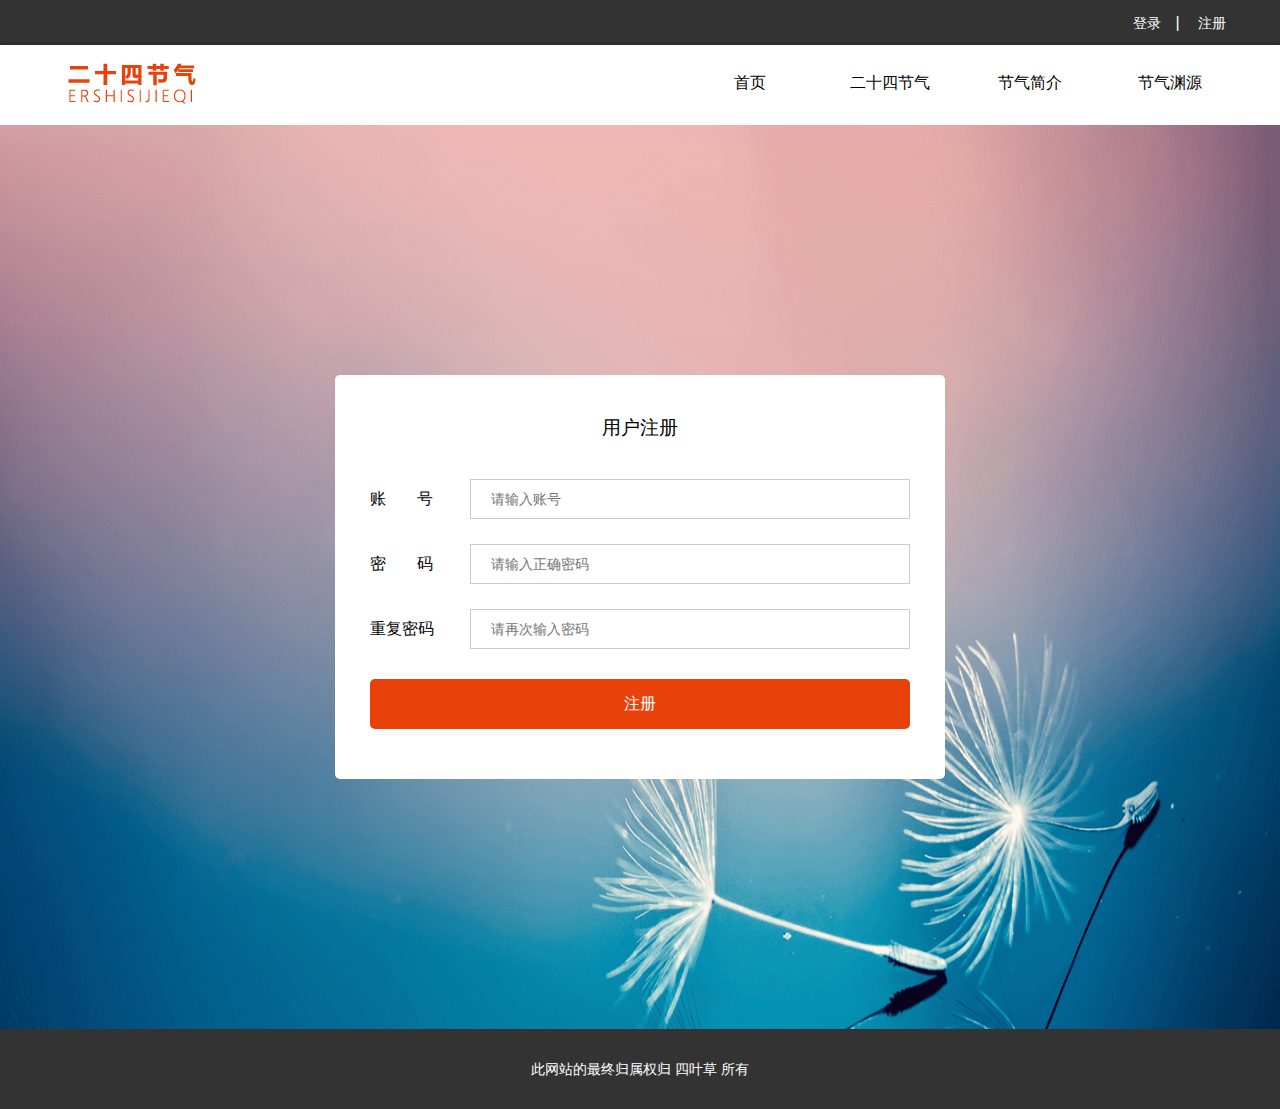
<file: 24节气/zhuce.html>
<!DOCTYPE html>
<html>
	<head>
		<meta charset="UTF-8">
		<link rel="stylesheet" type="text/css" href="css/gonggong.css" />
		<script src="js/index.js" type="text/javascript" charset="UTF-8"></script>
		<title>注册</title>
	<body>
		<!-- 头部区域 -->
		<div class="header">
			<div class="top">
				<div class="w1200">
					<div class="fr">
						<a href="login.html">登录</a>|
						<a href="zhuce.html">注册</a>
					</div>
				</div>
			</div>
			<div class="nav bg-white">
				<div class="w1200">
					<a class="fl" href="index.html"><img src="images/logo.png"></a>
					<div class="fr">
						<ul>
							<li><a href="index.html">首页</a></li>
							<li><a href="jieqi.html">二十四节气</a></li>
							<li><a href="jianjie.html">节气简介</a></li>
							<li><a href="yuanyuan.html">节气渊源</a></li>
						</ul>
					</div>
				</div>
			</div>
		</div>		
		<!-- Start:登录样式 -->
		<div class="register-con bz">
			<div class="w1200 bz">
				<div class="register-neirong bz">
					<h3 class="tc">用户注册</h3>
					<form name="form1" target="_blank" id="form1" onSubmit="return check_zhuce()">
						<div class="shoujihao">
							<p class="fl f16 color-gray">账&nbsp;&nbsp;&nbsp;&nbsp;&nbsp;&nbsp;&nbsp;号</p>
							<input class="fr bz" name="mobile" type="text" maxlength="11" placeholder="请输入账号" />
						</div>
						<div class="shoujihao" style="margin-top: 25px !important;">
							<p class="fl f16 color-gray">密&nbsp;&nbsp;&nbsp;&nbsp;&nbsp;&nbsp;&nbsp;码</p>
							<input class="fr bz" name="psw1" type="password" placeholder="请输入正确密码" />
						</div>
						<div class="shoujihao" style="margin-top: 25px !important;">
							<p class="fl f16 color-gray">重复密码</p>
							<input class="fr bz" name="psw2" type="password" placeholder="请再次输入密码" />
						</div>
						<button class="zhuce">注册</button>
					</form>
				</div>
			</div>
		</div>
		<!-- End:登录样式 -->
		
		<div class="footer tc">此网站的最终归属权归 四叶草 所有</div>
	</body>
</html>
</file>
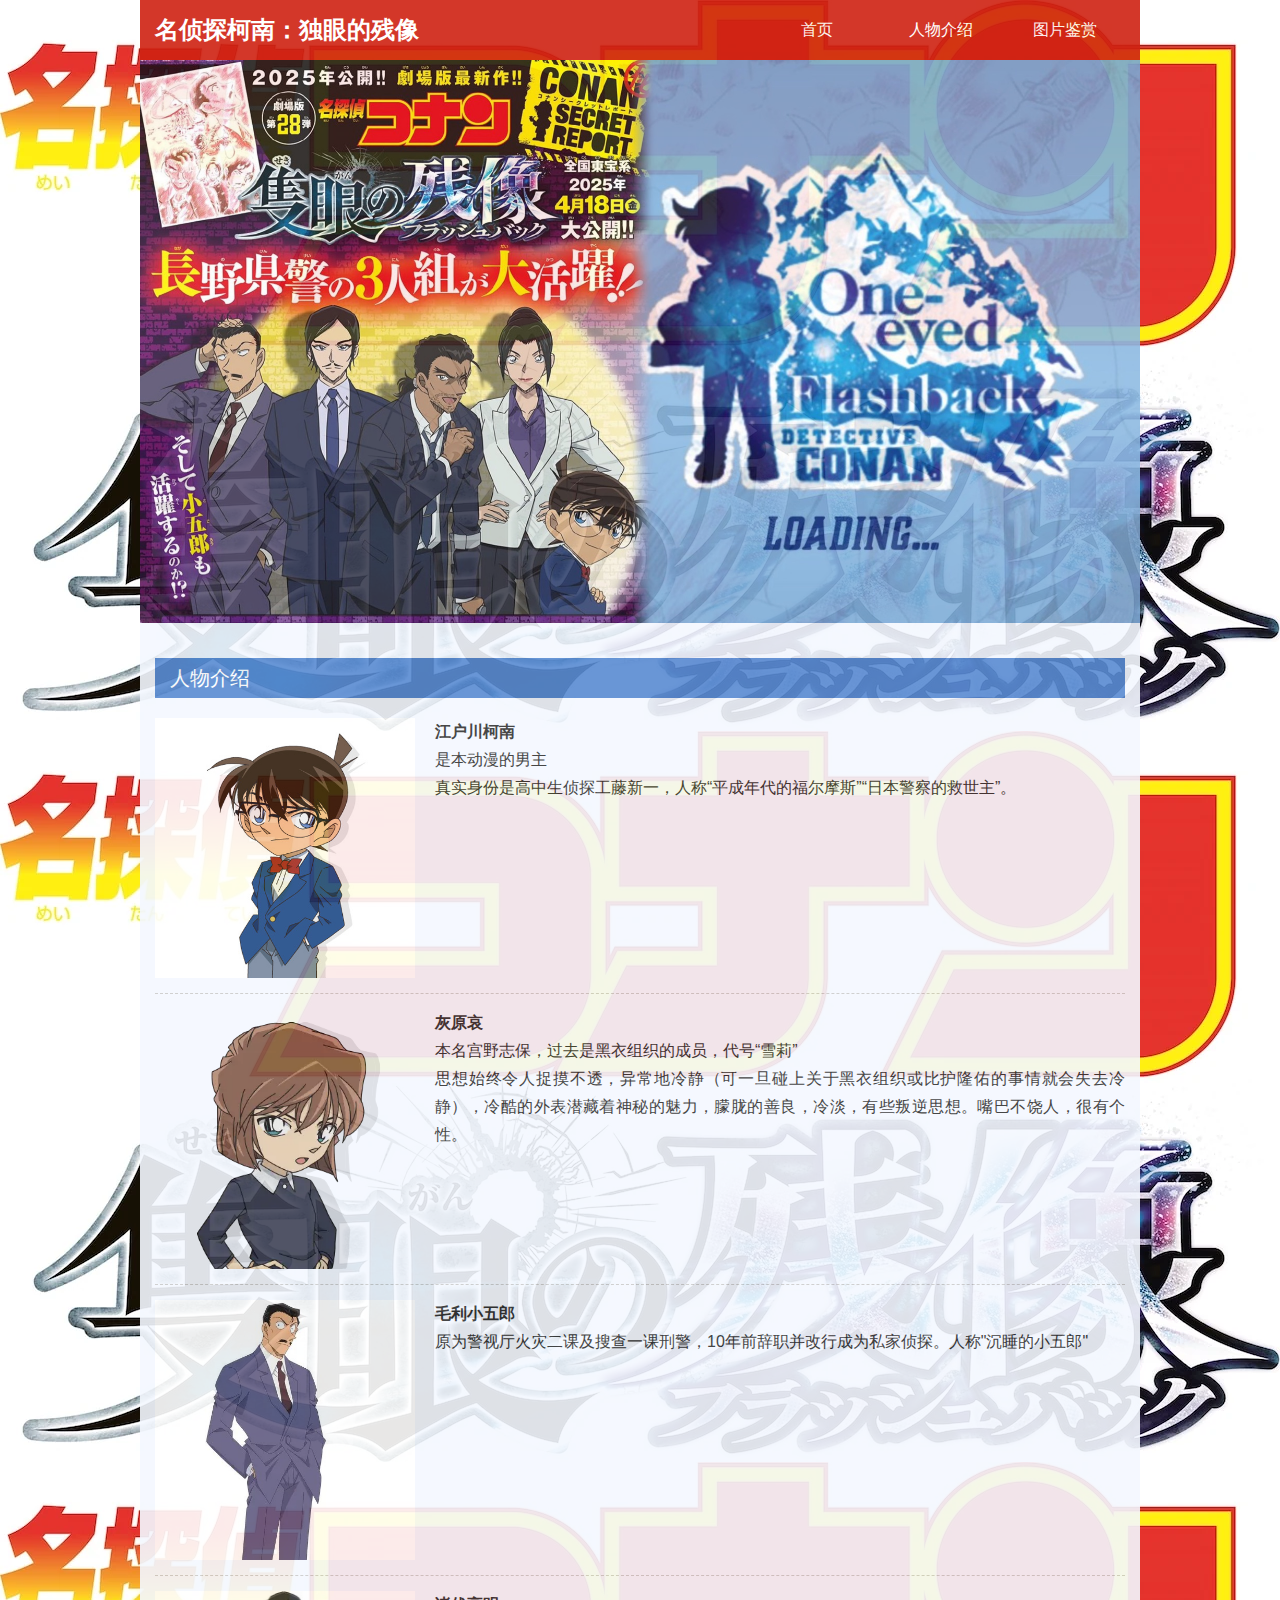
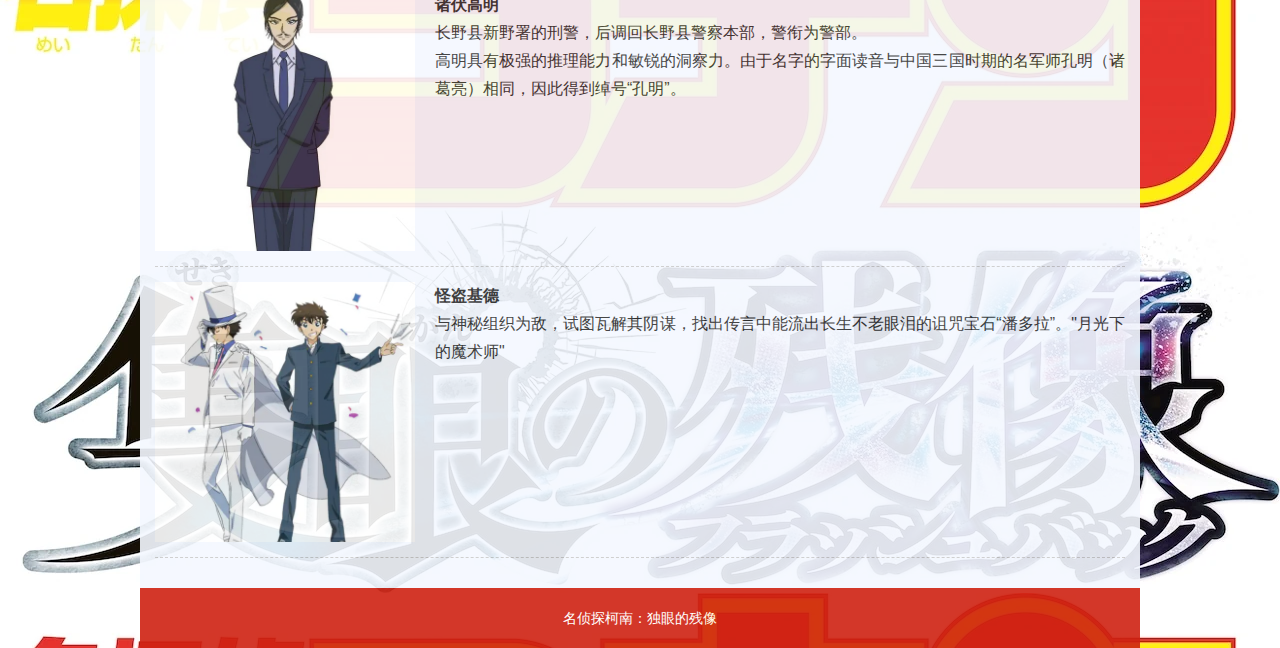
<file: 名侦探柯南：独眼的残像/renwu.html>
<!DOCTYPE html>
<html>
<head>
<meta charset="utf-8">
<link type="text/css" rel="stylesheet" href="css\css.css" />
<title>名侦探柯南:独眼的残像</title>
</head>

<body>
<body style="background-image: url('background.webp');">
<div class="wrapin"> 
  <!--顶部-->
  <header class="clearfix"> <a href="index.html" class="logo">名侦探柯南：独眼的残像</a>
    <ul class="nav">
      <li><a href="index.html">首页</a></li>
      <li><a href="renwu.html">人物介绍</a></li>
      <li><a href="tupian.html">图片鉴赏</a></li>
    </ul>
  </header>
  <div class="banner"> <img src="img\71f5d219a68c80c01822b2e7b96bbe4a668c533f.jpg"/> </div>
  <div class="in_com">
    <div class="title">
      <h2>人物介绍</h2>
    </div>
    <ul class="renwu_box">
      <li>
        <div class="pic"> <img src="img\柯南.jpg"/> </div>
        <div class="text"> <b>江户川柯南</b><br>
          是本动漫的男主<br>真实身份是高中生侦探工藤新一，人称“平成年代的福尔摩斯”“日本警察的救世主”。 </div>
      </li>
      <li>
        <div class="pic"> <img src="img\灰原哀.webp"/> </div>
        <div class="text"> <b>灰原哀</b><br>
          本名宫野志保，过去是黑衣组织的成员，代号“雪莉” <br>
          思想始终令人捉摸不透，异常地冷静（可一旦碰上关于黑衣组织或比护隆佑的事情就会失去冷静），冷酷的外表潜藏着神秘的魅力，朦胧的善良，冷淡，有些叛逆思想。嘴巴不饶人，很有个性。 </div>
      </li>
      <li>
        <div class="pic"> <img src="img\毛利小五郎.jpg"/> </div>
        <div class="text"> <b>毛利小五郎</b><br>
          原为警视厅火灾二课及搜查一课刑警，10年前辞职并改行成为私家侦探。人称"沉睡的小五郎"</div>
      </li>
      <li>
        <div class="pic"> <img src="img\诸伏高明.png"/> </div>
        <div class="text"> <b> 诸伏高明</b><br>
          长野县新野署的刑警，后调回长野县警察本部，警衔为警部。<br>高明具有极强的推理能力和敏锐的洞察力。由于名字的字面读音与中国三国时期的名军师孔明（诸葛亮）相同，因此得到绰号“孔明”。</div>
      </li>
      <li>
        <div class="pic"> <img src="img\怪盗基德.webp"/> </div>
        <div class="text"> <b>怪盗基德</b><br>
          与神秘组织为敌，试图瓦解其阴谋，找出传言中能流出长生不老眼泪的诅咒宝石“潘多拉”。"月光下的魔术师"</div>
      </li>
    </ul>
  </div>
  <footer>
    <P>名侦探柯南：独眼的残像</P>
  </footer>
</div>
</body>
</html>
</file>
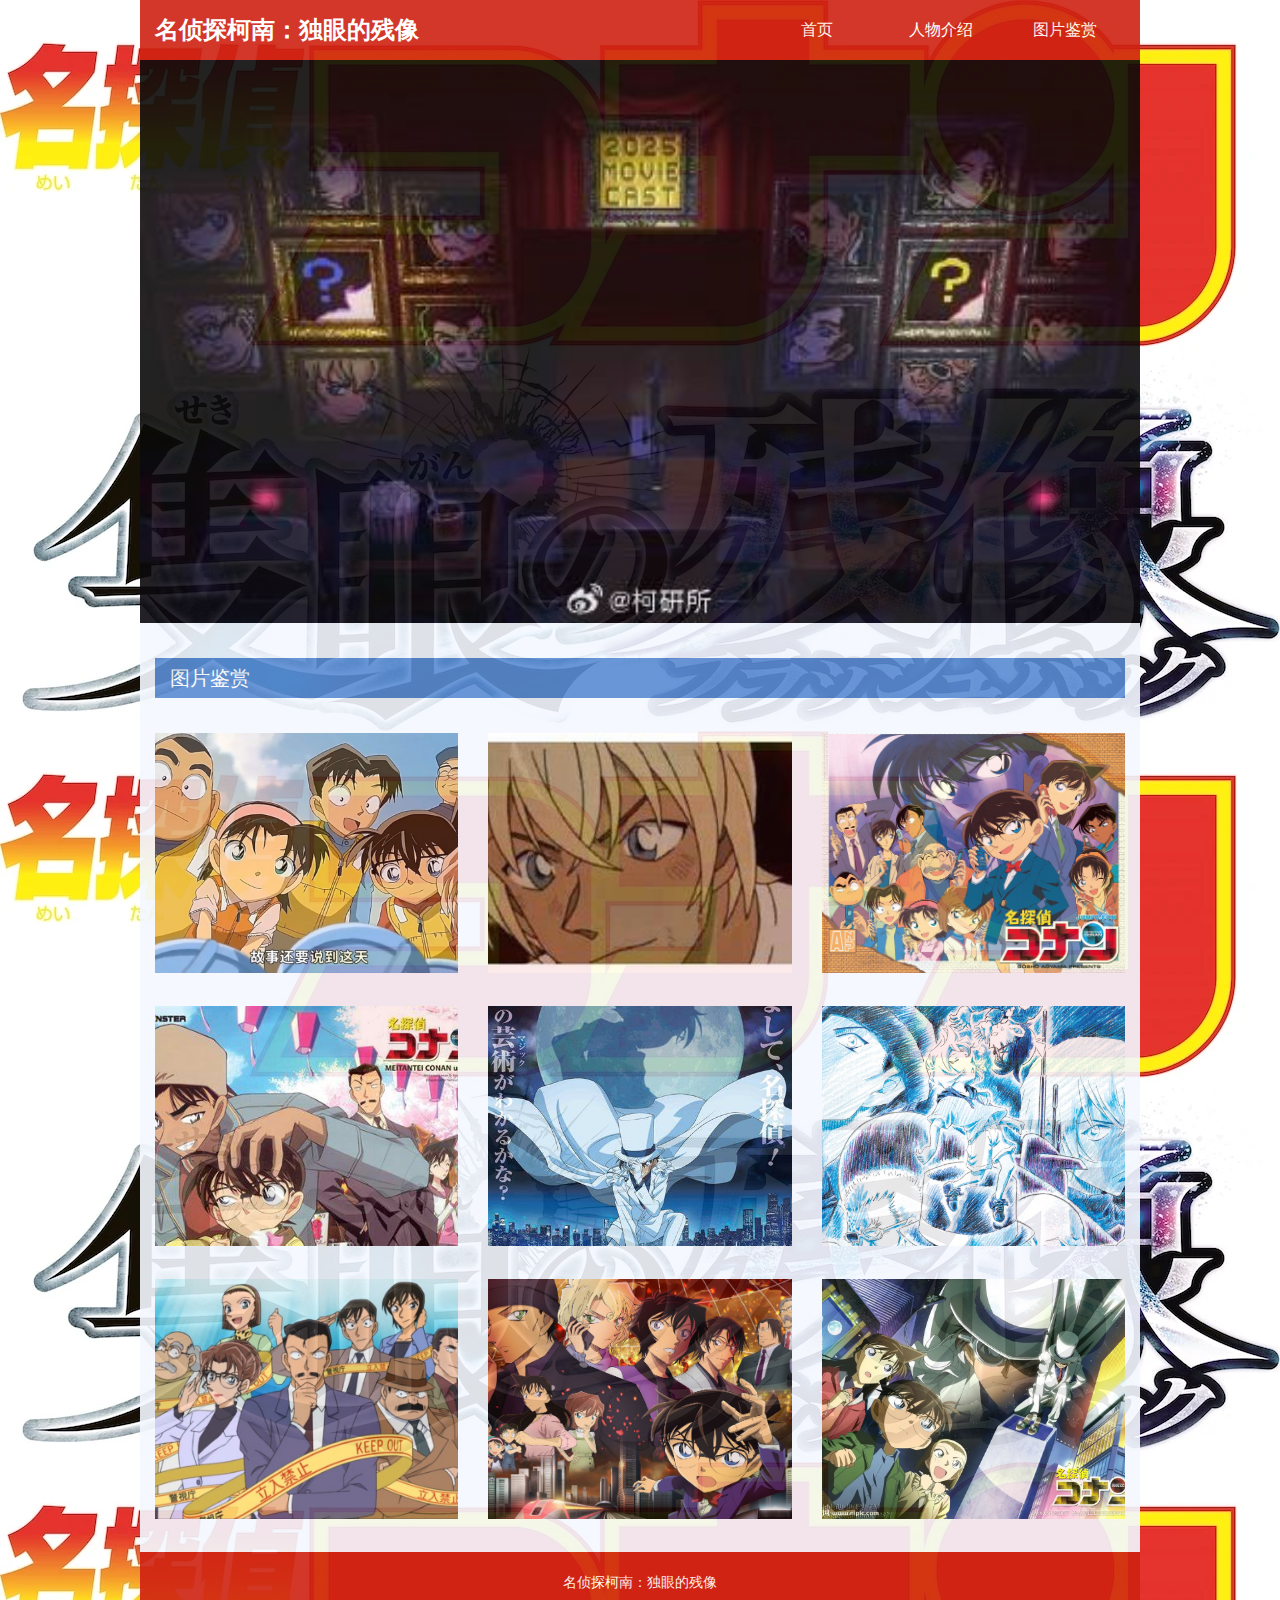
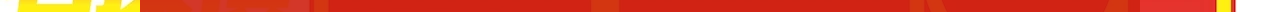
<file: 名侦探柯南：独眼的残像/tupian.html>
<!DOCTYPE html>
<html>
<head>
<meta charset="utf-8">
<link type="text/css" rel="stylesheet" href="css\css.css" />
<title>名侦探柯南:独眼的残像</title>
</head>

<body>
<body style="background-image: url('background.webp');">
<div class="wrapin"> 
  <!--顶部-->
  <header class="clearfix"> <a href="index.html" class="logo">名侦探柯南：独眼的残像</a>
    <ul class="nav">
      <li><a href="index.html">首页</a></li>
      <li><a href="renwu.html">人物介绍</a></li>
      <li><a href="tupian.html">图片鉴赏</a></li>
    </ul>
  </header>
  <div class="banner"> <img src="img\007SxUSWgy1hx35mn02ctj30p00e2gn4.jpg"/> </div>
  <div class="in_com">
    <div class="title">
      <h2>图片鉴赏</h2>
    </div>
    <ul class="pic_con clearfix">
      <li>
        <div class="box"> <img src="img\1.jpg"/> </div>
      </li>
      <li>
        <div class="box"> <img src="img\2.jpg"/> </div>
      </li>
      <li>
        <div class="box"> <img src="img\3.png"/> </div>
      </li>
      <li>
        <div class="box"> <img src="img\4.jpg"/> </div>
      </li>
      <li>
        <div class="box"> <img src="img\5.jpg"/> </div>
      </li>
      <li>
        <div class="box"> <img src="img\6.jpg"/> </div>
      </li>
      <li>
        <div class="box"> <img src="img\7.jpeg"/> </div>
      </li>
      <li>
        <div class="box"> <img src="img\8.jpg"/> </div>
      </li>
      <li>
        <div class="box"> <img src="img\9.jpg"/> </div>
      </li>
    </ul>
  </div>
  <footer>
    <P>名侦探柯南：独眼的残像</P>
  </footer>
</div>
</body>
</html>
</file>
<file: 24节气/css/gonggong.css>
/* 首页内容 */
.header {
	width: 100%;
	height: auto;
	-webkit-box-sizing: border-box;
	-moz-box-sizing: border-box;
	box-sizing: border-box;
	overflow: hidden;
}

.header .top {
	width: 100%;
	height: 45px;
	background-color: #333;
	-webkit-box-sizing: border-box;
	-moz-box-sizing: border-box;
	box-sizing: border-box;
	overflow: hidden;
}

.header .top .fr {
	color: #ffffff;
	height: 45px;
	line-height: 45px;
}

.header .top .fr span {
	font-size: 20px;
	margin-right: 28px;
}

.header .top .fr a {
	color: #fff;
	font-size: 14px;
	margin: 0px 14px 0;
}

.nav {
	width: 100%;
	height: 80px;
	margin: 0 auto;
	overflow: hidden;
	box-shadow: 0 0 5px 0 rgba(0, 0, 0, 0.4);
	margin-bottom: 5px;
}

.nav .fl {
	display: block;
	margin-top: 12px;
}

.nav .fr ul li {
	float: left;
	margin: 0 20px;
}

.nav .fr ul li a {
	color: #000;
	font-size: 16px;
	display: block;
	text-align: center;
	width: 100px;
	height: 76px;
	line-height: 76px;
}

.nav .fr ul .act a {
	color: #e8420a;
	border-bottom: 4px solid #e8420a;
}

.nav .fr ul li a:hover {
	color: #e8420a;
	border-bottom: 4px solid #e8420a;
}
.banner {
	width: 100%;
	height: 550px;
	background: url(../images/banner.png) center center / 1920px 100% no-repeat;
	margin-top: -5px;
}

.footer {
	width: 100%;
	height: 80px;
	line-height: 80px;
	font-size: 14px;
	color: #fff;
	background: #333;
}

.goods-con h3 {
	font-size: 24px;
	margin-top: 50px;
	padding-left: 25px;
}

/* 24节气样式 */
.goods-con {
	width: 100%;
	height: auto;
	background-color: #f7f7f7;
	overflow: hidden;
	padding-bottom: 50px;
}

.goods-item {
	width: 1200px;
	height: auto;
}

.shangpin {
	width: 100%;
	height: 100%;
	padding-top: 34px;
}

.shangpin a {
	display: block;
	width: 276px;
	height: auto;
	background-color: #fff;
	border-radius: 8px;
	padding-top: 35px;
	padding-left: 15px;
	padding-right: 15px;
	margin-left: 24px;
	margin-top: 24px;
}

.shangpin a:hover {
	box-shadow: 0px 0px 30px 0px rgb(68, 74, 92, 0.21);
}

.shangpin a img {
	width: 150px;
	height: 150px;
	display: block;
	margin: 0 auto;
}

.shangpin a .ell_1 {
	height: 25px;
	line-height: 25px;
	font-size: 20px;
	color: #222;
	margin-top: 10px;
	margin-bottom: 30px;
}

/* Start:图文介绍 */
.jieshao {
	width: 100%;
	height: 485px;
	background: rgba(0, 0, 0, 0.6);
	background-position: center;
	background-repeat: no-repeat;
	background-size: cover;
	-webkit-box-sizing: border-box;
	-moz-box-sizing: border-box;
	box-sizing: border-box;
	padding-top: 85px;
}

.jieshao-con img {
	width: 390px;
	height: 315px;
}

.jieshao1 {
	width: 670px;
	margin-left: 65px;
	color: #FFFFFF;
	margin-top: 35px;
}

.jieshao1p {
	margin-top: 40px;
	margin-bottom: 45px;
	line-height: 25px;
}
/* End:图文介绍 */

/* 节气简介 */
.jianjie-con {
	width: 100%;
	height: auto;
	padding: 20px 0;
	background: #f7f7f7;
}

.jianjie-con .w1200 {
	width: 1200px;
	height: auto;
	margin: 0 auto;
	margin-top: 20px;
	margin-bottom: 20px;
	background: #FFFFFF;
	border-radius: 15px;
	padding: 30px;
	-webkit-box-sizing: border-box;
	-moz-box-sizing: border-box;
	box-sizing: border-box;
	overflow: hidden;
}

.jianjie-con .w1200 h3 {
	padding: 30px 0px;
	text-align: center;
	font-size: 22px;
	font-weight: bold;
}

.jianjie-con .w1200 p {
	text-indent: 2em;
	font-size: 14px;
	color: #333;
	line-height: 25px;
	margin-top: 15px;
}

.jianjie-con .w1200 h4 {
	padding: 30px 0px;
	font-size: 20px;
	font-weight: bold;
}

.jianjie-con .w1200 span {
	display: block;
	margin-top: 15px;
	font-size: 18px;
	color: #333333;
}
/* 注册样式 */
.register-con {
	background: url(../images/login-banner.png) no-repeat;
	background-size: 100% 100%;
	padding: 250px 0;
	margin-top: -5px;

}
.register-con .register-neirong {
	width: 610px;
	height: auto;
	margin: 0 auto;
	background-color: #FFFFFF;
	padding: 40px 35px 50px 35px;
	margin: 0 auto;
	border-radius: 5px;
}

.register-con .register-neirong .register-h3 {
	width: 100%;
	height: auto;
	border-bottom: 1px solid #999999;
}

.register-con .register-neirong .register-h3 span {
	display: block;
	width: 175px;
	border-bottom: 2px solid #333333;
	font-size: 24px;
	color: #333;
	padding-bottom: 10px;
}

.register-con .register-neirong form .shoujihao {
	width: 100%;
	height: 40px;
	line-height: 40px;
	margin-top: 38px;
}

.register-con .register-neirong form .shoujihao .fr {
	-webkit-box-sizing: border-box;
	-moz-box-sizing: border-box;
	box-sizing: border-box;
	width: 440px;
	height: 40px;
	border: 1px solid #cccccc;
	padding-left: 20px;
	background-color: #fff;
	font-size: 14px;
	color: #808080;
}
/* 登录样式 */
.zhuce {
	width: 100%;
	height: 50px;
	background-color: #e8420a;
	font-size: 16px;
	color: #fff;
	border-radius: 5px;
	margin-top: 30px;
}
button,
input,
select,
textarea {
	font-size: 100%;
	margin: 0;
	vertical-align: baseline;
	*vertical-align: middle;
	border: none;
	background: none;
}
/* 初始化样式和公用样式 */
.w1200{
	width: 1200px;
	margin: 0 auto;
}
body,
html {
	min-width: 1200px;
}

a {
	color: #333;
}

.fl {
	float: left;
}

.fr {
	float: right;
}

.tl {
	text-align: left !important;
}

.tc {
	text-align: center !important;
}

.tr {
	text-align: right !important;
}

.ell_1 {
	overflow: hidden;
	display: -webkit-box;
	-webkit-line-clamp: 1;
	-webkit-box-orient: vertical;
}

* {
	word-wrap: break-word;
	box-sizing: border-box;
	-moz-box-sizing: border-box;
	-webkit-box-sizing: border-box;
	margin: 0;
	padding: 0;
}

body {
	overflow-x: hidden;
	overflow-y: auto;
	font: 16px "微软雅黑", "Arial Narrow", HELVETICA;
}

a {
	text-decoration: none;
	color: #FFFFFF;
	cursor: pointer
}

h1,
h2,
h3,
h4,
h5,
h6,
strong {
	font-weight: normal
}

ul,
ol {
	list-style: none;
}

img {
	border: none !important;
	vertical-align: middle
}
</file>
